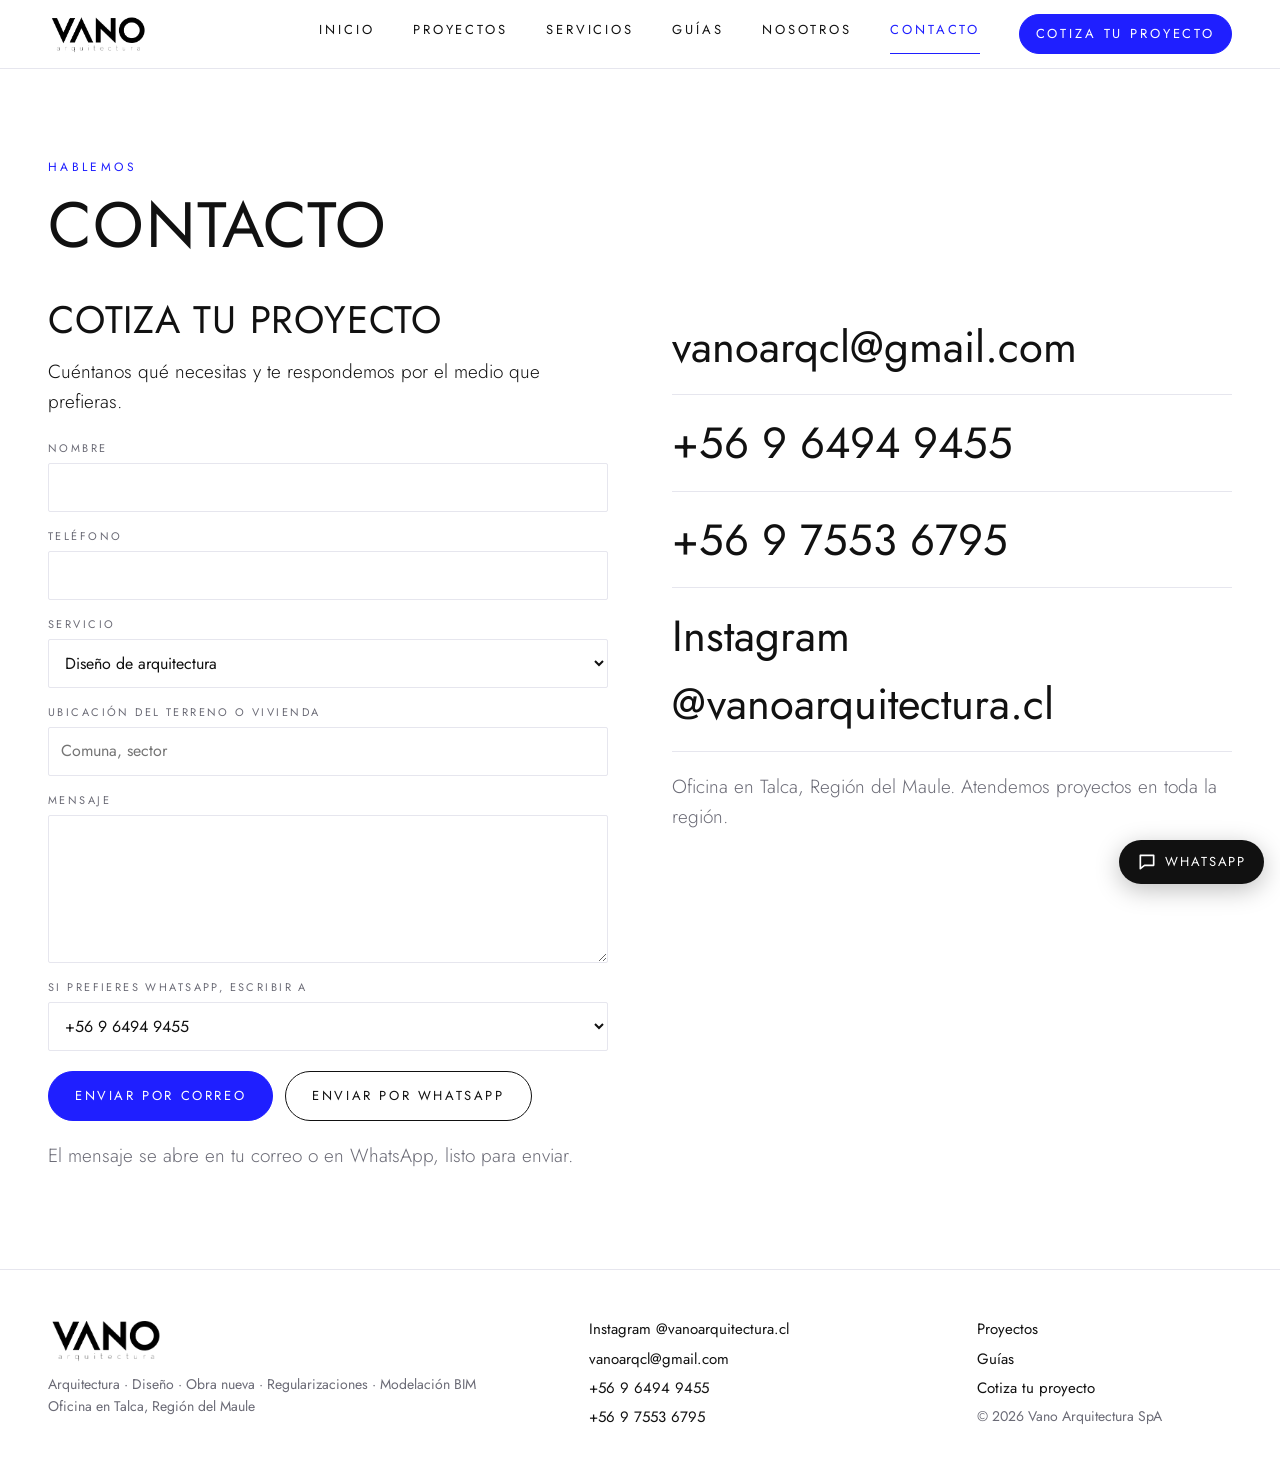
<file: contacto.html>
<!doctype html>
<html lang="es">
<head>
<meta charset="utf-8">
<meta name="viewport" content="width=device-width,initial-scale=1">
<title>Contacto y cotización — Vano Arquitectura</title>
<meta name="description" content="Cotiza tu proyecto de arquitectura, permiso o regularización con Vano Arquitectura en Talca.">
<meta property="og:type" content="website">
<meta property="og:title" content="Contacto y cotización — Vano Arquitectura">
<meta property="og:description" content="Cotiza tu proyecto de arquitectura, permiso o regularización con Vano Arquitectura en Talca.">
<meta property="og:image" content="https://vanoarqcl-arq.github.io/vano-arquitectura/img/casa-haras/01.jpg">
<meta property="og:url" content="https://vanoarqcl-arq.github.io/vano-arquitectura/contacto.html">
<link rel="canonical" href="https://vanoarqcl-arq.github.io/vano-arquitectura/contacto.html">
<meta name="theme-color" content="#1f1fff">
<link rel="icon" href="img/marca/logo.png">
<link rel="preconnect" href="https://fonts.googleapis.com"><link rel="preconnect" href="https://fonts.gstatic.com" crossorigin>
<link href="https://fonts.googleapis.com/css2?family=Jost:wght@300;400;500&display=swap" rel="stylesheet">
<link rel="stylesheet" href="css/style.css?v=20260930c">
</head>
<body data-page="contacto">
<header id="site-header"></header>
<main>
<div class="wrap"><div class="page-title"><p class="eyebrow">Hablemos</p><h1>Contacto</h1></div>
<div class="two"><div id="cotiza"><h2>Cotiza tu proyecto</h2><p class="intro" style="margin-bottom:24px">Cuéntanos qué necesitas y te respondemos por el medio que prefieras.</p>
 <form id="cotiza-form" class="form">
  <label>Nombre<input name="nombre" required autocomplete="name"></label>
  <label>Teléfono<input name="telefono" type="tel" autocomplete="tel"></label>
  <label>Servicio<select name="servicio"><option>Diseño de arquitectura</option><option>Permiso de edificación</option><option>Regularización (Ley del Mono)</option><option>Modelación BIM</option><option>Renderizado</option><option>Dron o impresión 3D</option><option>Otro</option></select></label>
  <label>Ubicación del terreno o vivienda<input name="lugar" placeholder="Comuna, sector"></label>
  <label>Mensaje<textarea name="mensaje" rows="5" required></textarea></label>
  <label>Si prefieres WhatsApp, escribir a<select id="wanum"></select></label>
  <div class="botones"><button type="button" class="btn" id="enviar-mail">Enviar por correo</button><button type="button" class="btn ghost" id="enviar-wa">Enviar por WhatsApp</button></div>
  <p class="note">El mensaje se abre en tu correo o en WhatsApp, listo para enviar.</p>
 </form></div>
<div><div class="big-links" id="contacto-datos"></div><p class="note" style="margin-top:20px">Oficina en Talca, Región del Maule. Atendemos proyectos en toda la región.</p></div></div></div>
<div style="height:80px"></div>
</main>
<footer id="site-footer"></footer>
<script src="js/data.js?v=20260930b"></script>
<script src="js/app.js?v=20260930c"></script>
</body>
</html>
</file>
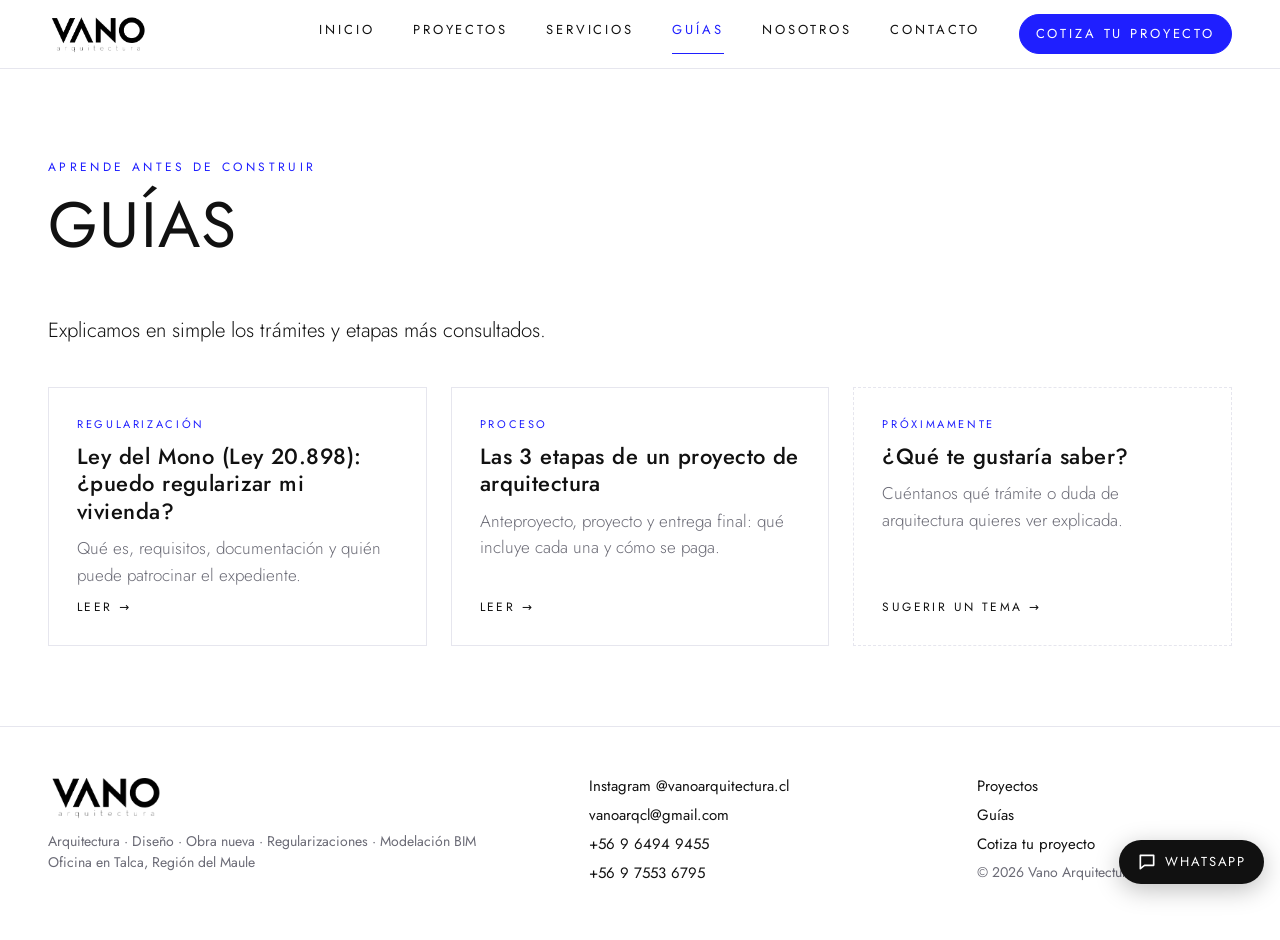
<file: guias.html>
<!doctype html>
<html lang="es">
<head>
<meta charset="utf-8">
<meta name="viewport" content="width=device-width,initial-scale=1">
<title>Guías — Vano Arquitectura</title>
<meta name="description" content="Guías claras sobre permisos, regularizaciones y etapas de un proyecto de arquitectura.">
<meta property="og:type" content="website">
<meta property="og:title" content="Guías — Vano Arquitectura">
<meta property="og:description" content="Guías claras sobre permisos, regularizaciones y etapas de un proyecto de arquitectura.">
<meta property="og:image" content="https://vanoarqcl-arq.github.io/vano-arquitectura/img/casa-haras/01.jpg">
<meta property="og:url" content="https://vanoarqcl-arq.github.io/vano-arquitectura/guias.html">
<link rel="canonical" href="https://vanoarqcl-arq.github.io/vano-arquitectura/guias.html">
<meta name="theme-color" content="#1f1fff">
<link rel="icon" href="img/marca/logo.png">
<link rel="preconnect" href="https://fonts.googleapis.com"><link rel="preconnect" href="https://fonts.gstatic.com" crossorigin>
<link href="https://fonts.googleapis.com/css2?family=Jost:wght@300;400;500&display=swap" rel="stylesheet">
<link rel="stylesheet" href="css/style.css?v=20260930c">
</head>
<body data-page="guias">
<header id="site-header"></header>
<main>
<div class="wrap"><div class="page-title"><p class="eyebrow">Aprende antes de construir</p><h1>Guías</h1></div>
<p class="intro" style="margin-bottom:40px">Explicamos en simple los trámites y etapas más consultados.</p>
<div class="guias" id="guias-lista"></div></div>
<div style="height:80px"></div>
</main>
<footer id="site-footer"></footer>
<script src="js/data.js?v=20260930b"></script>
<script src="js/app.js?v=20260930c"></script>
</body>
</html>
</file>
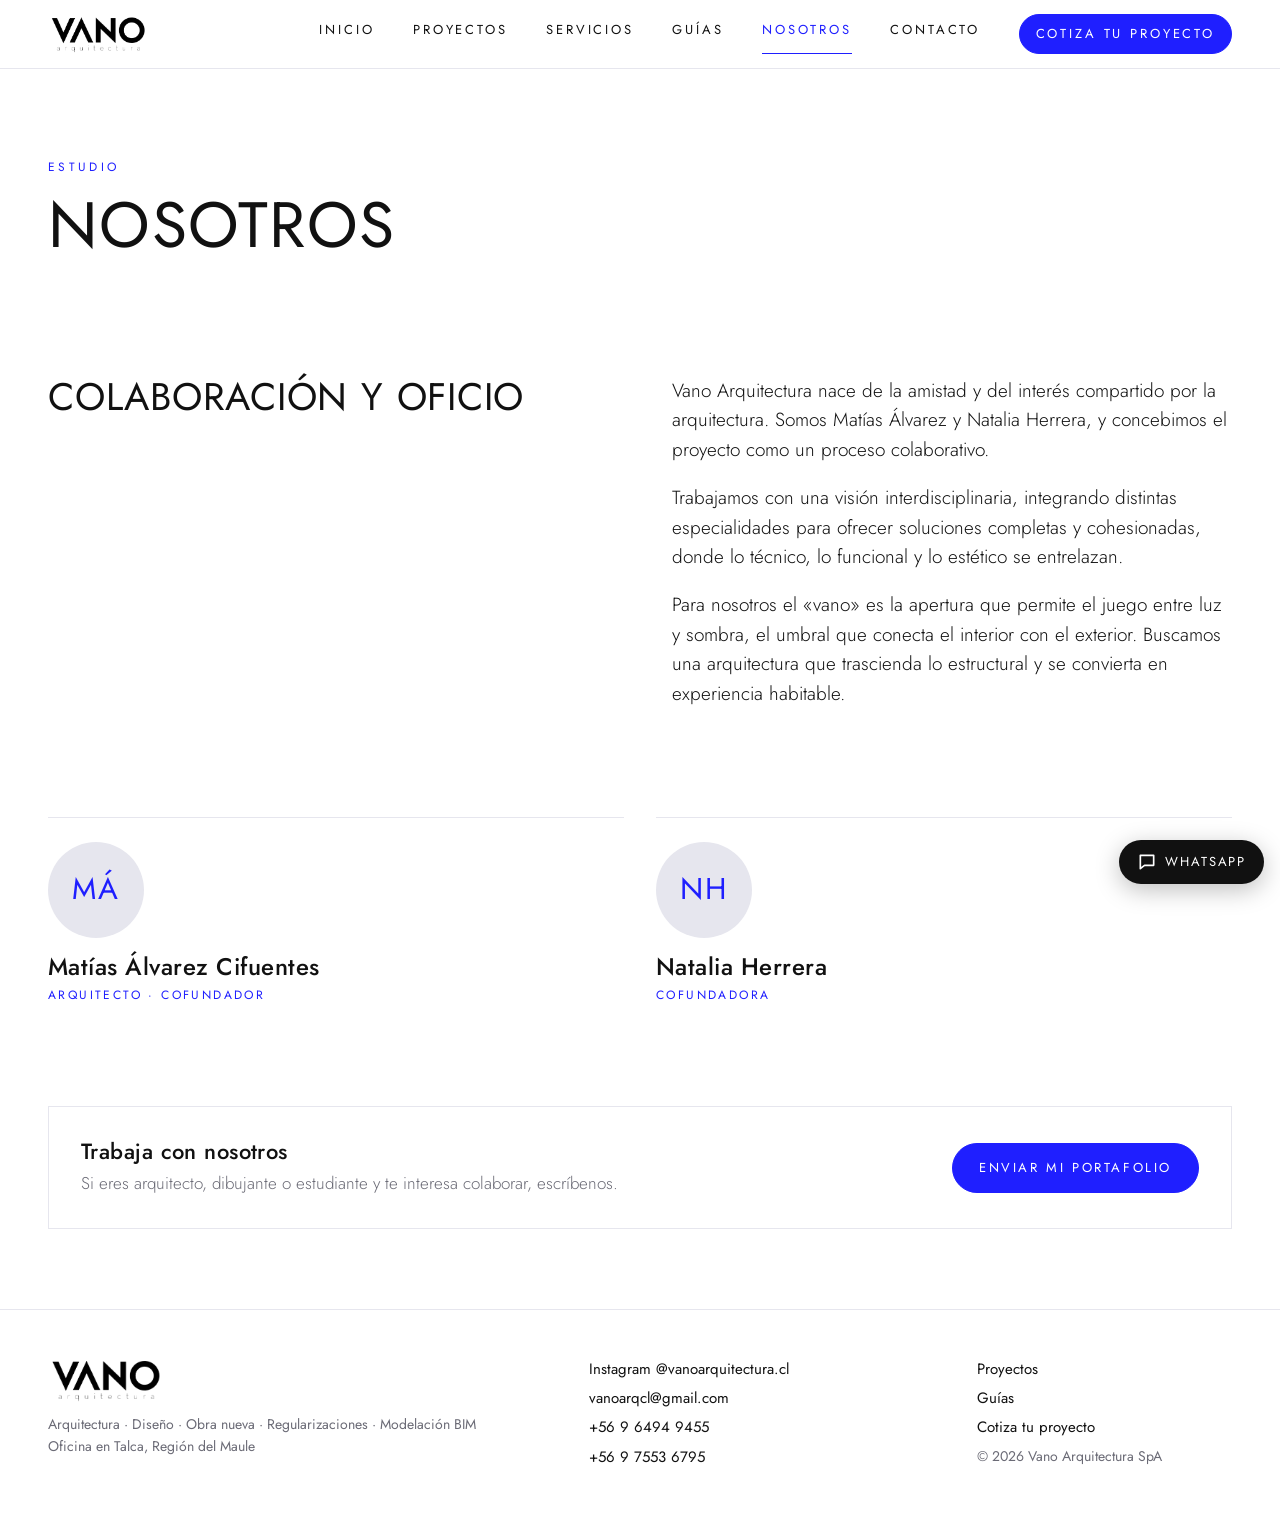
<file: nosotros.html>
<!doctype html>
<html lang="es">
<head>
<meta charset="utf-8">
<meta name="viewport" content="width=device-width,initial-scale=1">
<title>Nosotros — Vano Arquitectura</title>
<meta name="description" content="Somos Matías Álvarez y Natalia Herrera. Un estudio de arquitectura colaborativo en Talca.">
<meta property="og:type" content="website">
<meta property="og:title" content="Nosotros — Vano Arquitectura">
<meta property="og:description" content="Somos Matías Álvarez y Natalia Herrera. Un estudio de arquitectura colaborativo en Talca.">
<meta property="og:image" content="https://vanoarqcl-arq.github.io/vano-arquitectura/img/casa-haras/01.jpg">
<meta property="og:url" content="https://vanoarqcl-arq.github.io/vano-arquitectura/nosotros.html">
<link rel="canonical" href="https://vanoarqcl-arq.github.io/vano-arquitectura/nosotros.html">
<meta name="theme-color" content="#1f1fff">
<link rel="icon" href="img/marca/logo.png">
<link rel="preconnect" href="https://fonts.googleapis.com"><link rel="preconnect" href="https://fonts.gstatic.com" crossorigin>
<link href="https://fonts.googleapis.com/css2?family=Jost:wght@300;400;500&display=swap" rel="stylesheet">
<link rel="stylesheet" href="css/style.css?v=20260930c">
</head>
<body data-page="nosotros">
<header id="site-header"></header>
<main>
<div class="wrap"><div class="page-title"><p class="eyebrow">Estudio</p><h1>Nosotros</h1></div></div>
<div class="wrap" style="padding-top:clamp(40px,6vw,80px)">
<div class="two"><div><h2>Colaboración y oficio</h2></div>
<div><p>Vano Arquitectura nace de la amistad y del interés compartido por la arquitectura. Somos Matías Álvarez y Natalia Herrera, y concebimos el proyecto como un proceso colaborativo.</p>
<p>Trabajamos con una visión interdisciplinaria, integrando distintas especialidades para ofrecer soluciones completas y cohesionadas, donde lo técnico, lo funcional y lo estético se entrelazan.</p>
<p>Para nosotros el «vano» es la apertura que permite el juego entre luz y sombra, el umbral que conecta el interior con el exterior. Buscamos una arquitectura que trascienda lo estructural y se convierta en experiencia habitable.</p></div></div>
<div class="equipo" id="equipo"></div>
<div class="trabaja"><div><h3>Trabaja con nosotros</h3><p>Si eres arquitecto, dibujante o estudiante y te interesa colaborar, escríbenos.</p></div><a class="btn" href="mailto:vanoarqcl@gmail.com?subject=Trabaja%20con%20nosotros">Enviar mi portafolio</a></div>
</div>
<div style="height:80px"></div>
</main>
<footer id="site-footer"></footer>
<script src="js/data.js?v=20260930b"></script>
<script src="js/app.js?v=20260930c"></script>
</body>
</html>
</file>
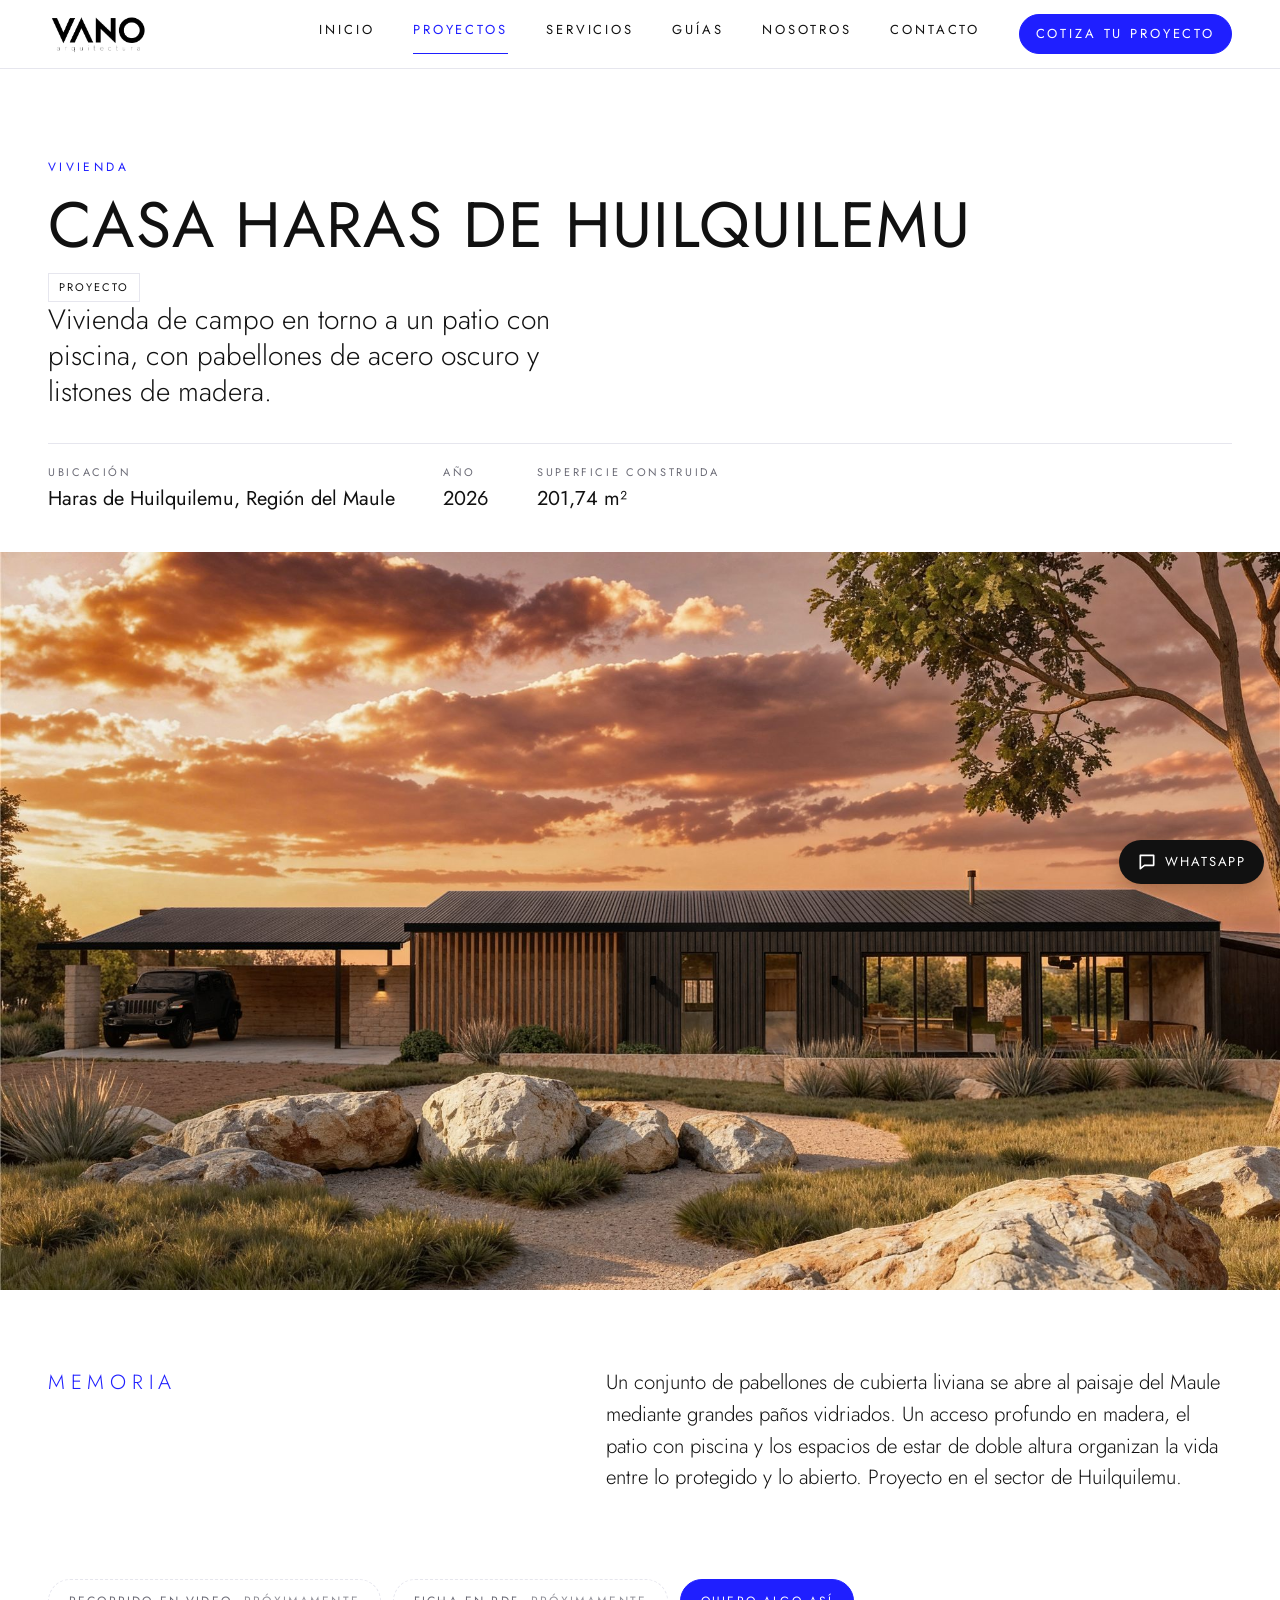
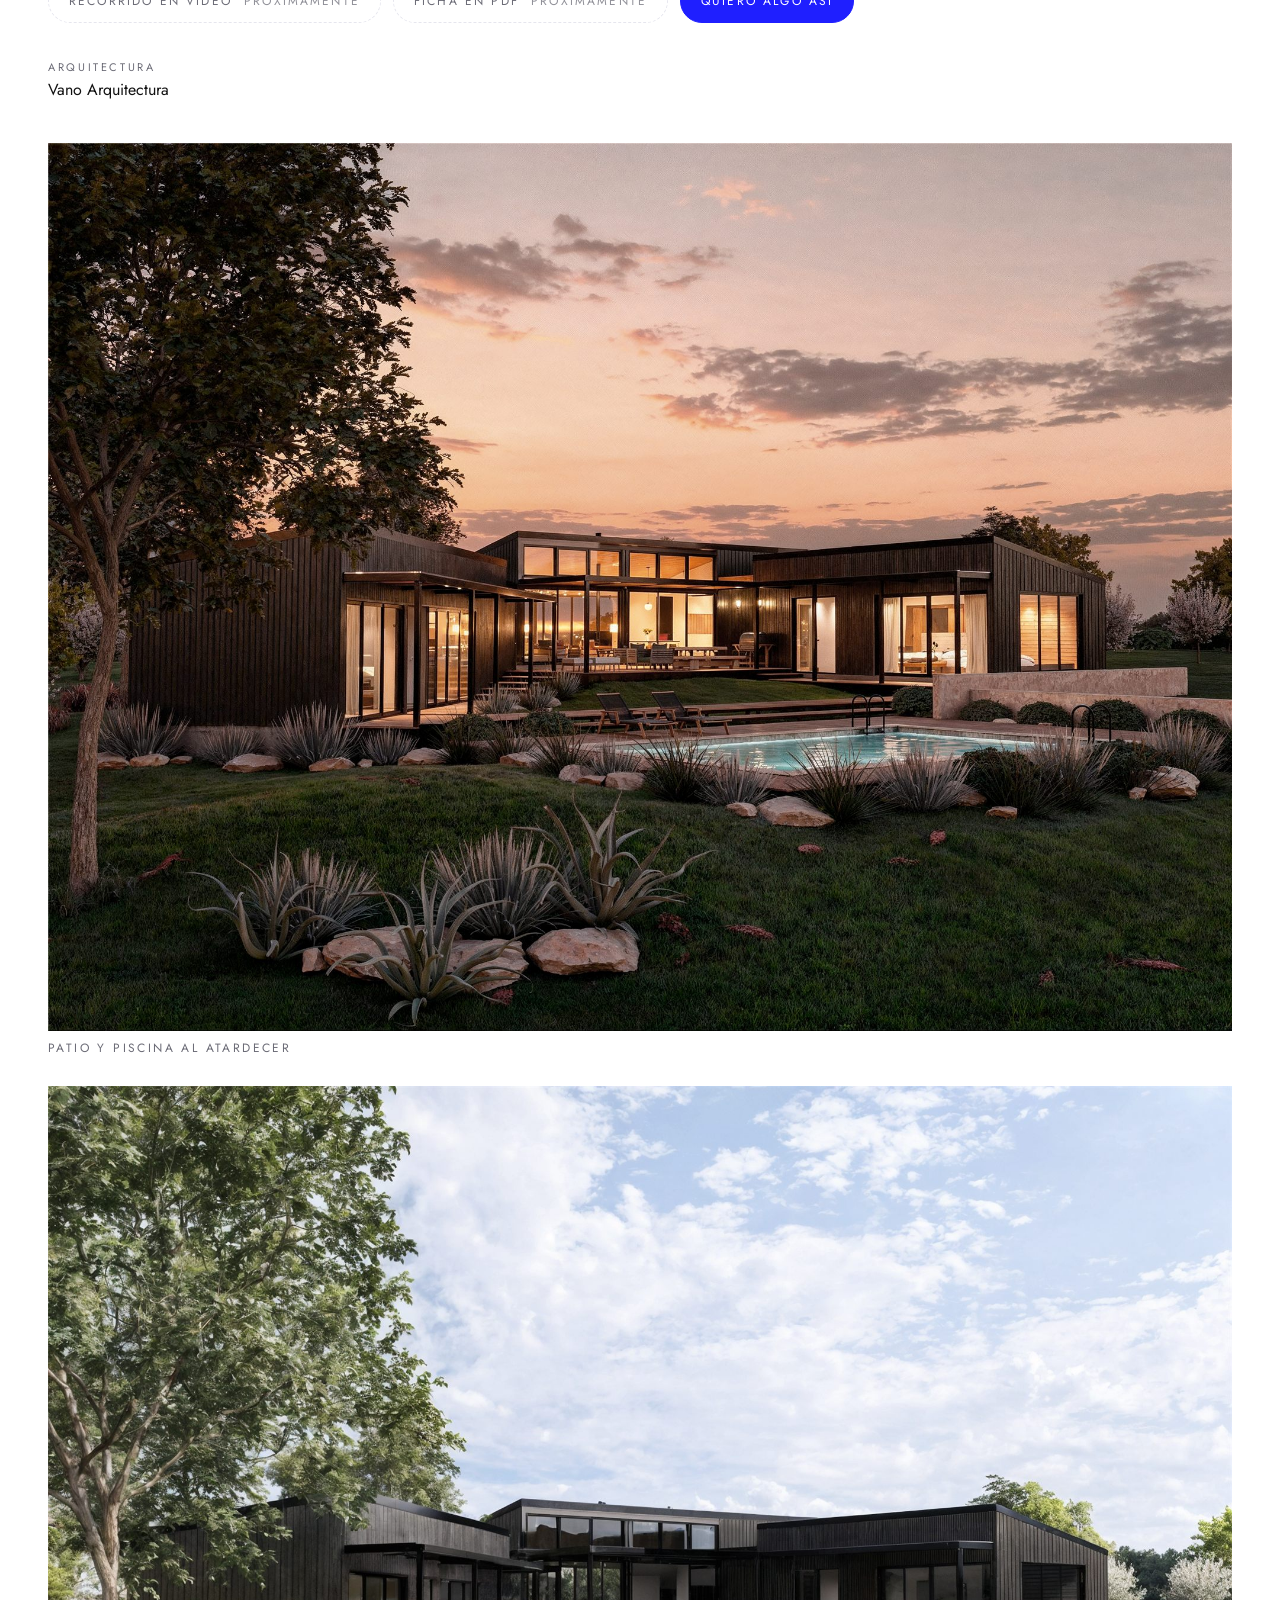
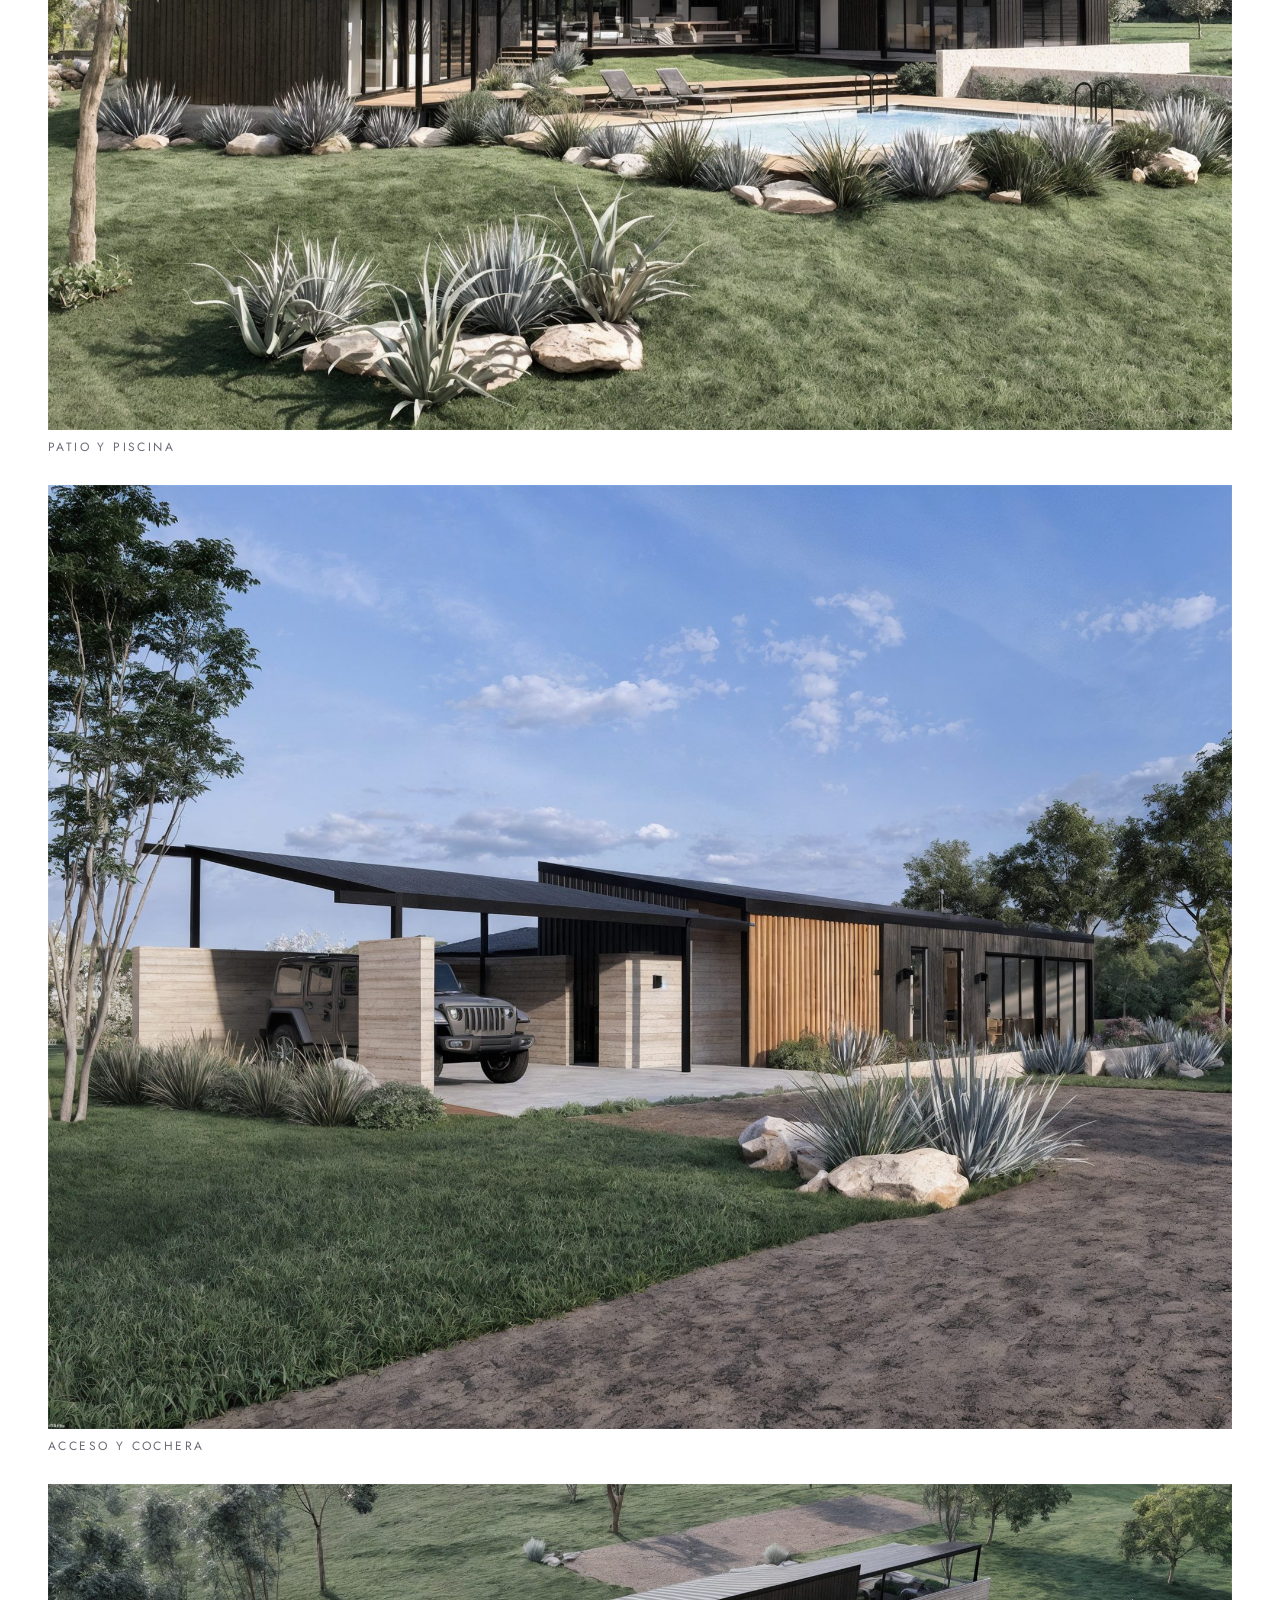
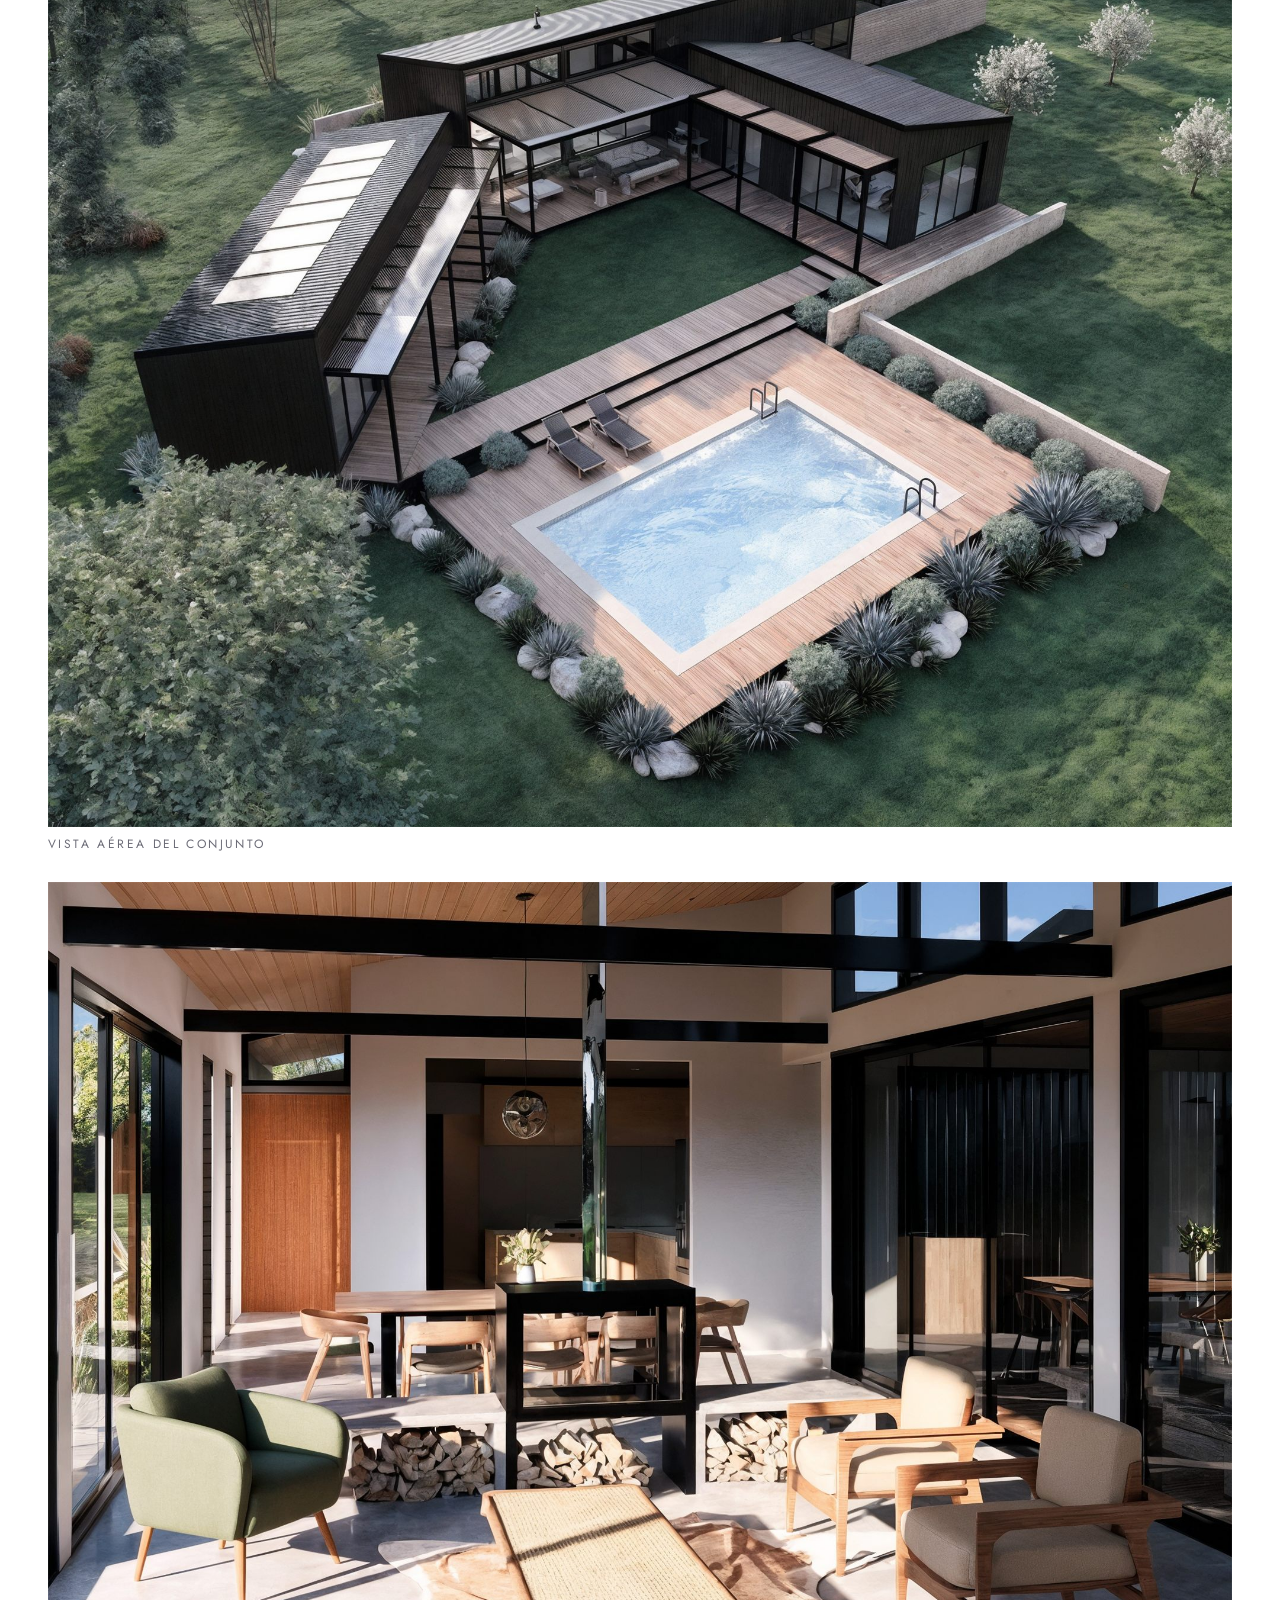
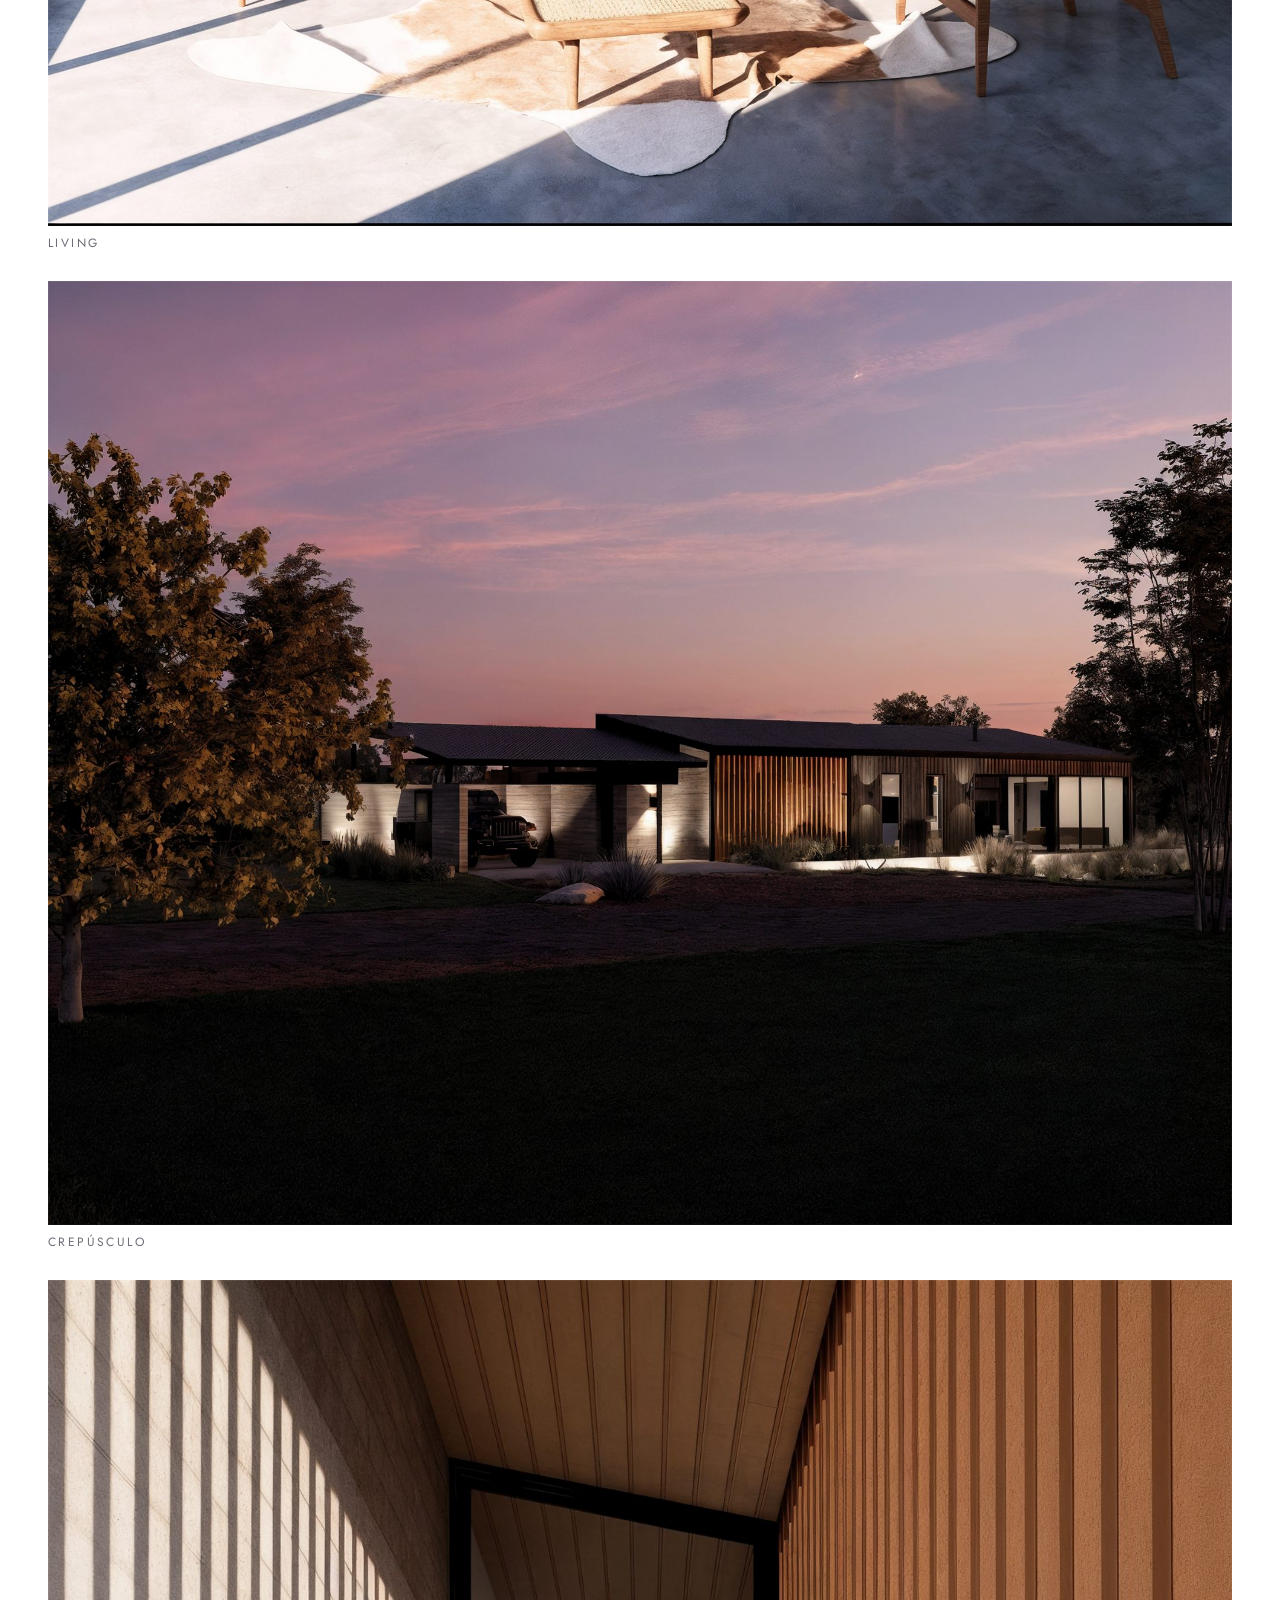
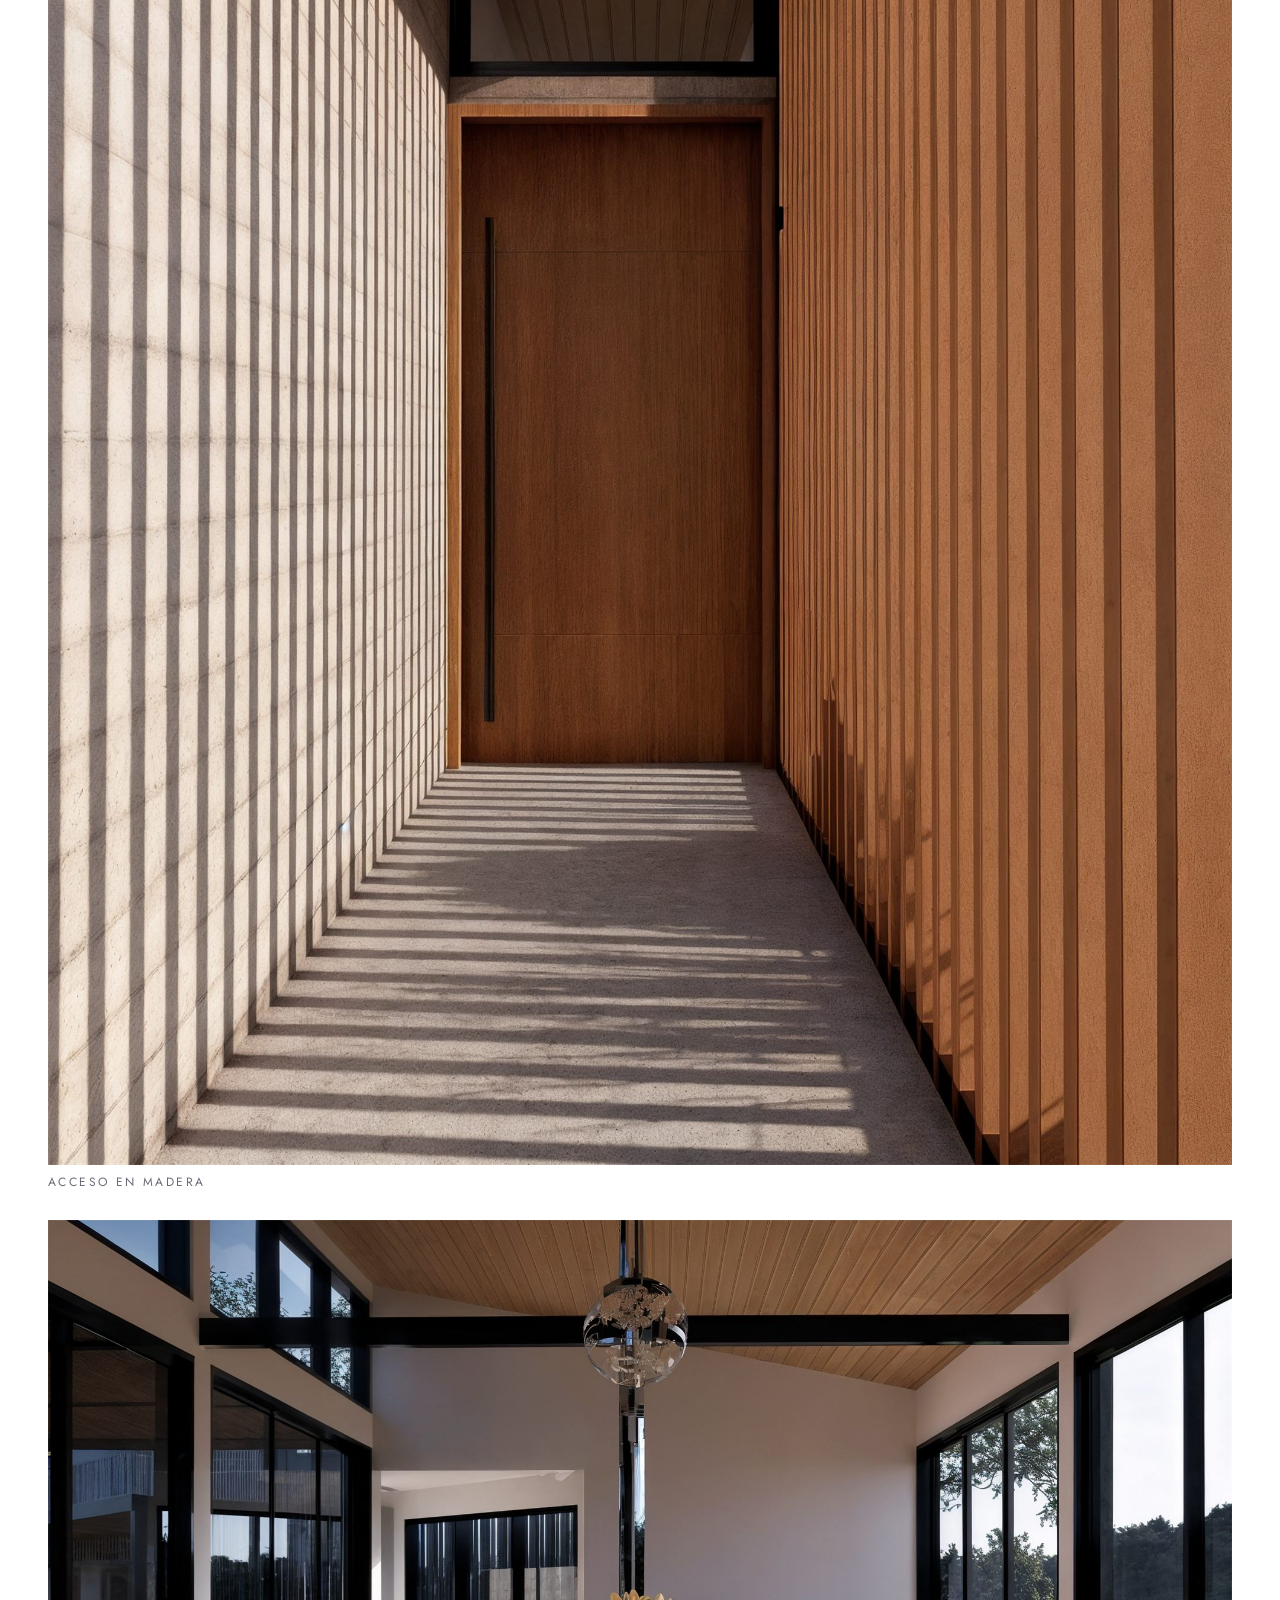
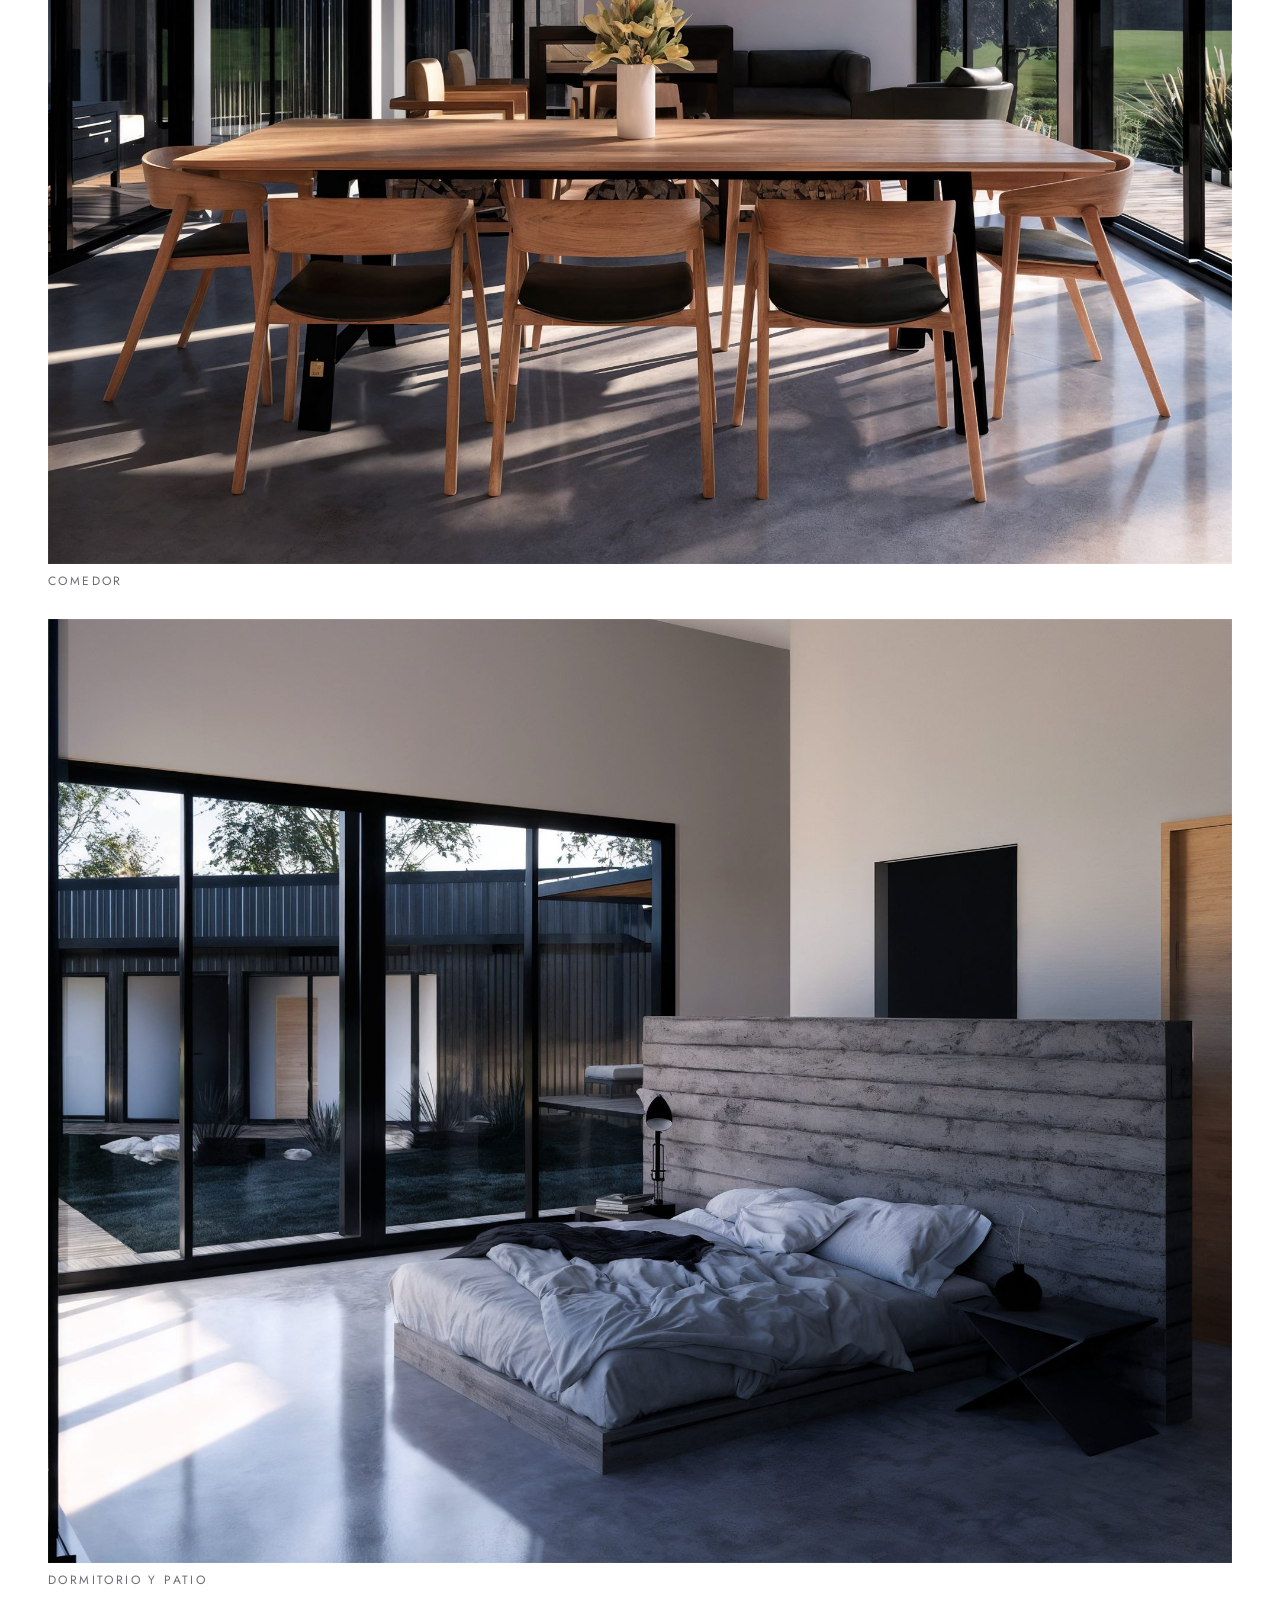
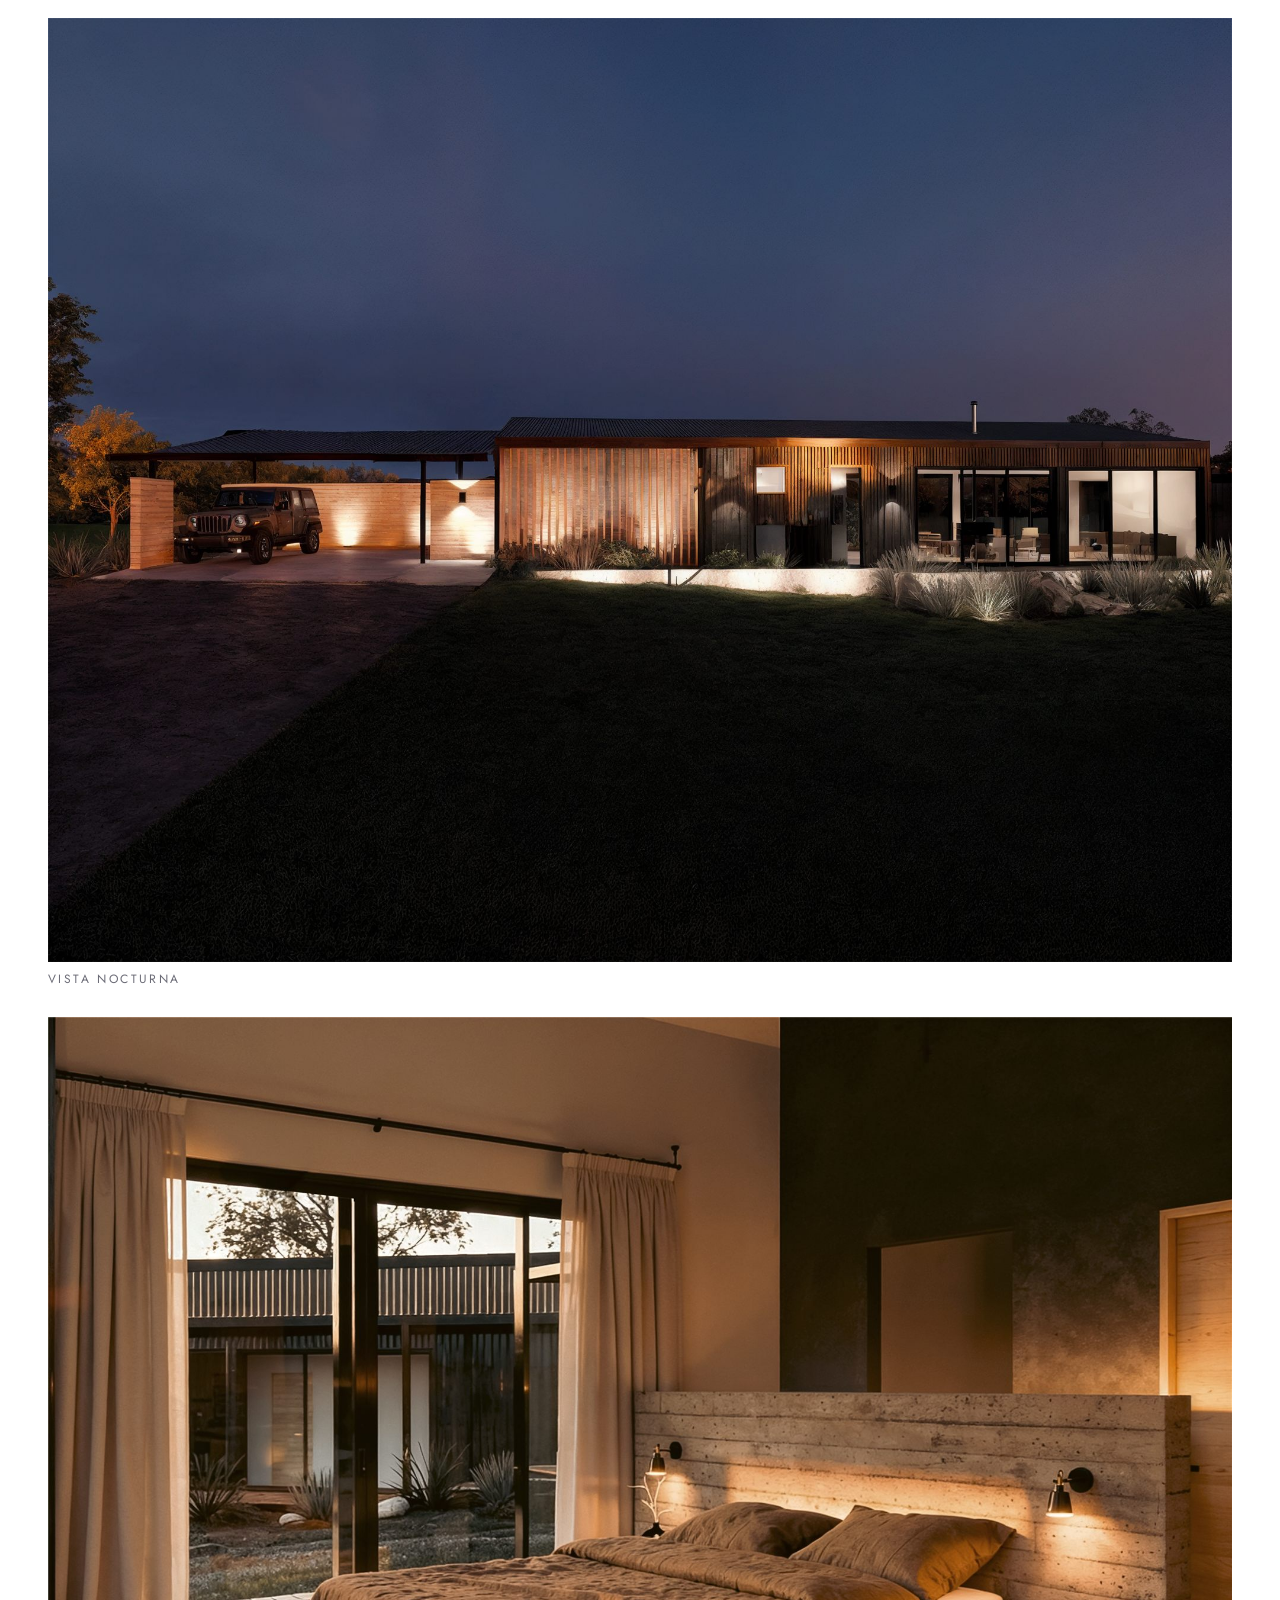
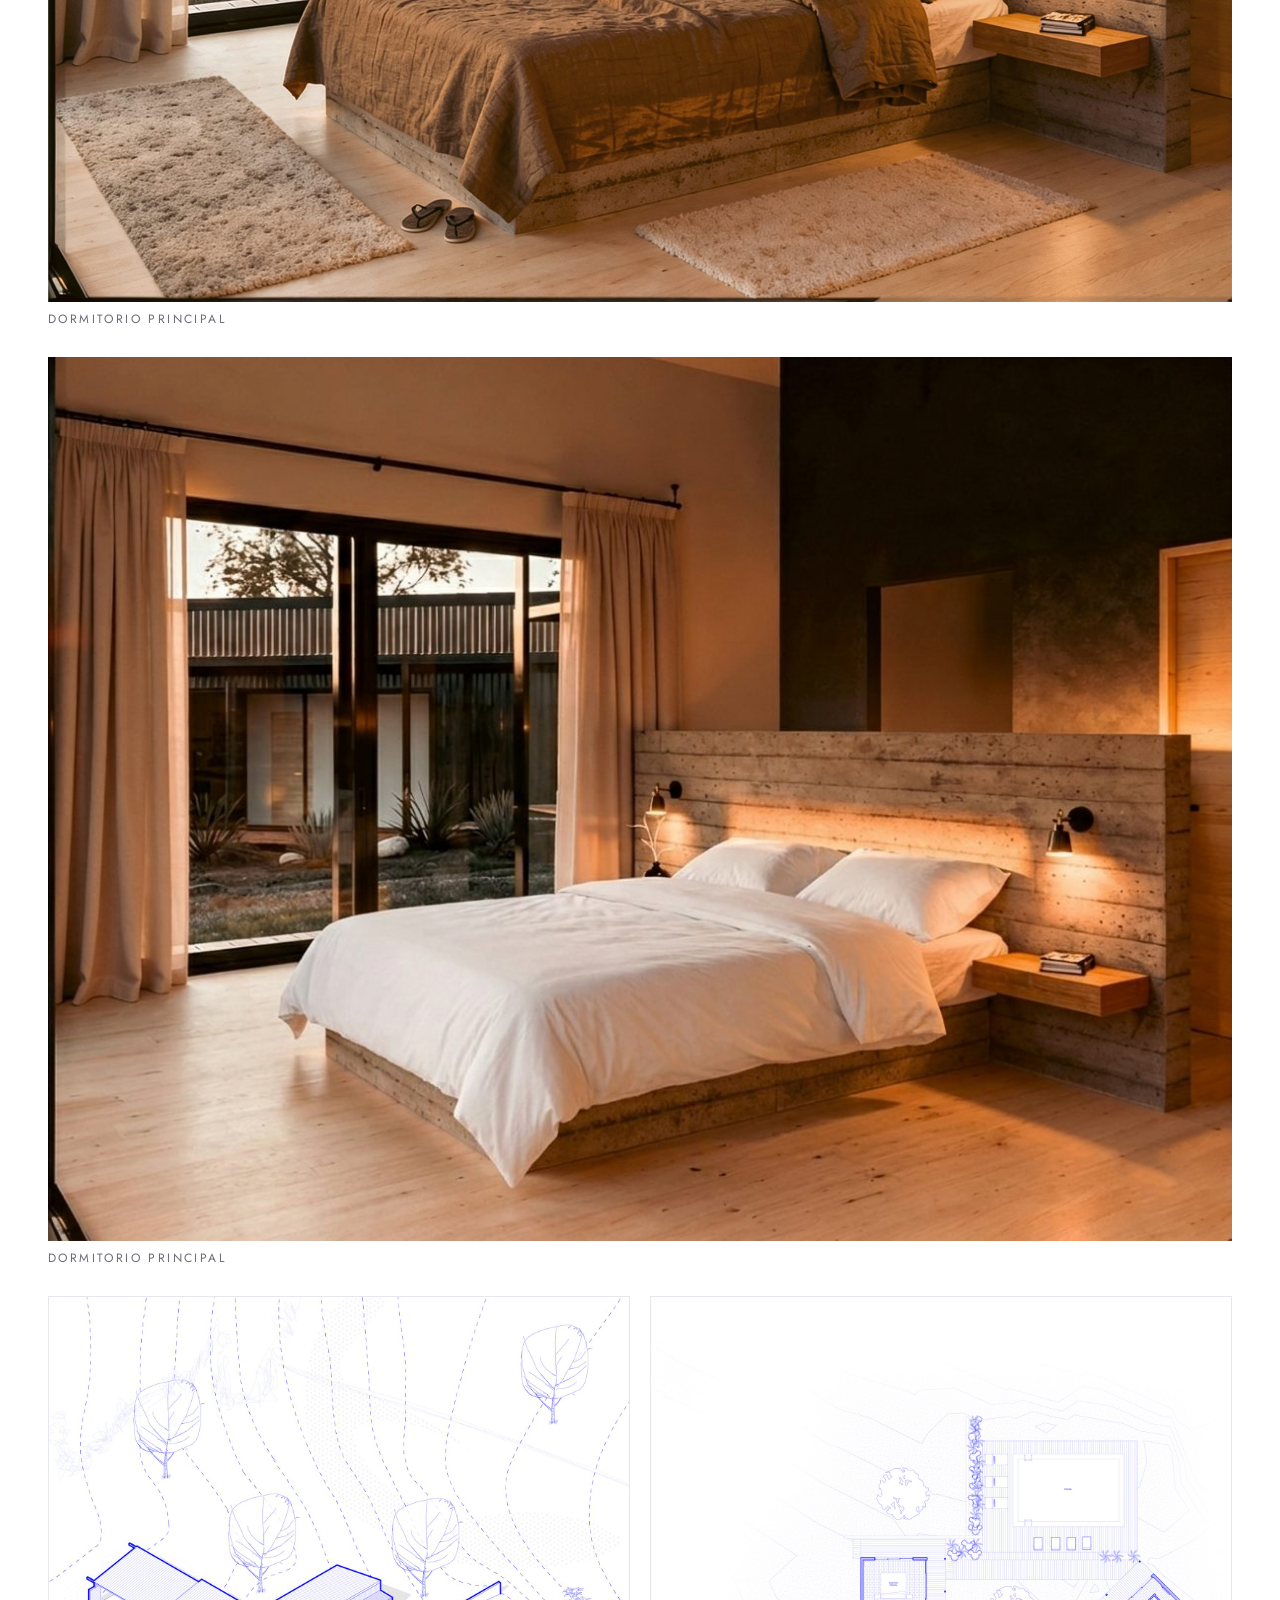
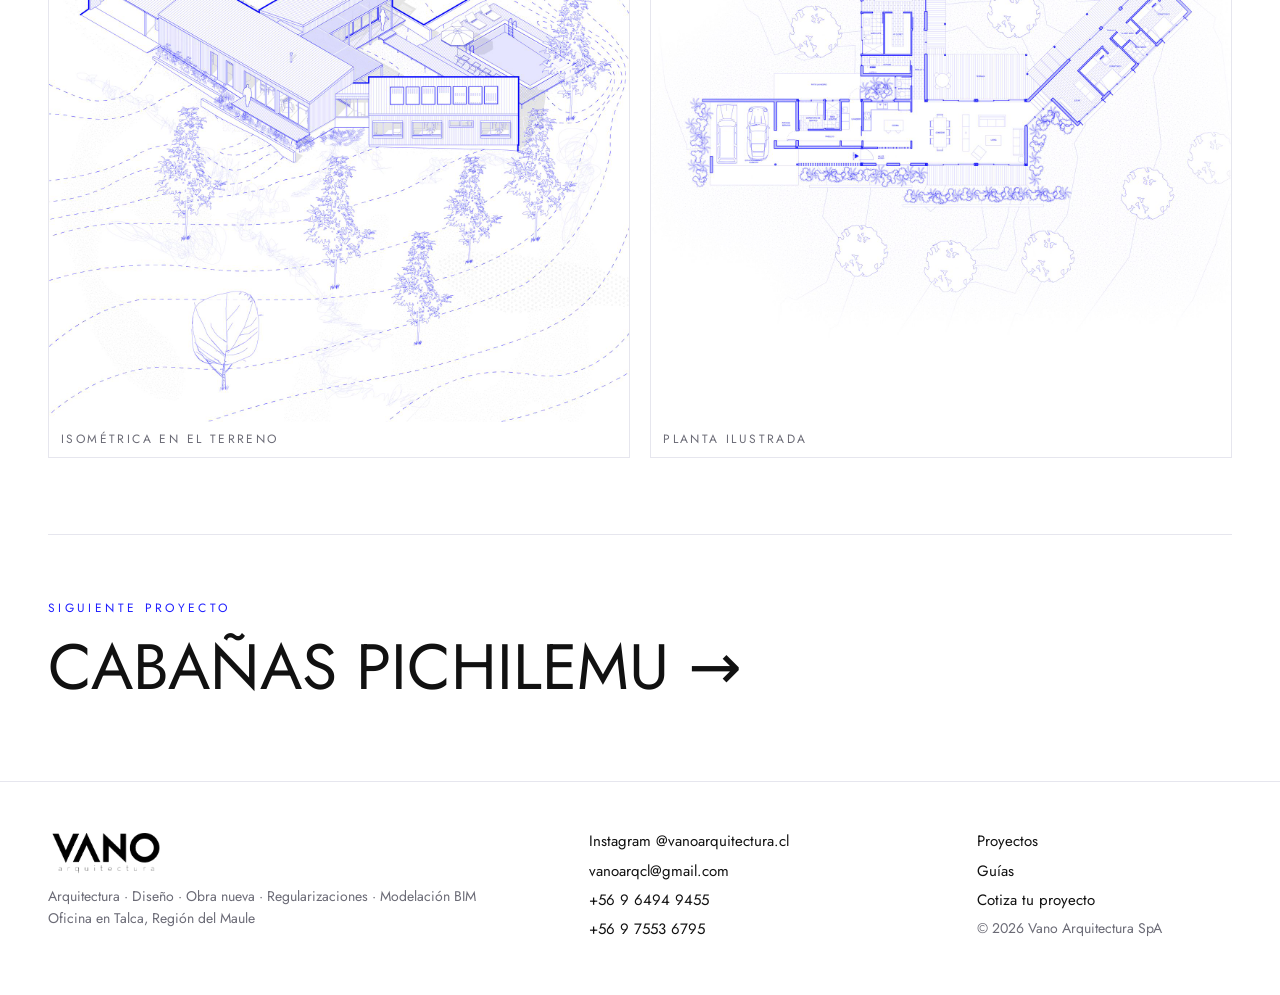
<file: proyecto.html>
<!doctype html>
<html lang="es">
<head>
<meta charset="utf-8">
<meta name="viewport" content="width=device-width,initial-scale=1">
<title>Proyecto — Vano Arquitectura</title>
<meta name="description" content="Ficha de proyecto de Vano Arquitectura.">
<meta property="og:type" content="website">
<meta property="og:title" content="Proyecto — Vano Arquitectura">
<meta property="og:description" content="Ficha de proyecto de Vano Arquitectura.">
<meta property="og:image" content="https://vanoarqcl-arq.github.io/vano-arquitectura/img/casa-haras/01.jpg">
<meta property="og:url" content="https://vanoarqcl-arq.github.io/vano-arquitectura/proyecto.html">
<link rel="canonical" href="https://vanoarqcl-arq.github.io/vano-arquitectura/proyecto.html">
<meta name="theme-color" content="#1f1fff">
<link rel="icon" href="img/marca/logo.png">
<link rel="preconnect" href="https://fonts.googleapis.com"><link rel="preconnect" href="https://fonts.gstatic.com" crossorigin>
<link href="https://fonts.googleapis.com/css2?family=Jost:wght@300;400;500&display=swap" rel="stylesheet">
<link rel="stylesheet" href="css/style.css?v=20260930c">
</head>
<body data-page="proyecto">
<header id="site-header"></header>
<main>
<div class="wrap"><div class="page-title" id="p-cabecera"></div></div>
<div class="p-hero" id="p-hero"></div>
<div class="wrap"><div class="p-body"><p class="eyebrow">Memoria</p><div><p id="p-texto"></p><p class="note" id="p-conc" hidden>Las imágenes de este proyecto son conceptuales, de estudio.</p></div></div>
<div class="botones" id="p-botones"></div>
<div id="p-creditos"></div>
<div class="gal" id="p-galeria"></div>
<section id="obra" hidden style="padding:48px 0 0"><h2 class="h-sec" style="font-size:clamp(22px,2.4vw,32px)">Obra construida</h2><div class="gal" id="obra-galeria" style="margin-top:24px"></div></section>
<div class="next" id="p-next"></div></div>
</main>
<footer id="site-footer"></footer>
<script src="js/data.js?v=20260930b"></script>
<script src="js/app.js?v=20260930c"></script>
</body>
</html>
</file>
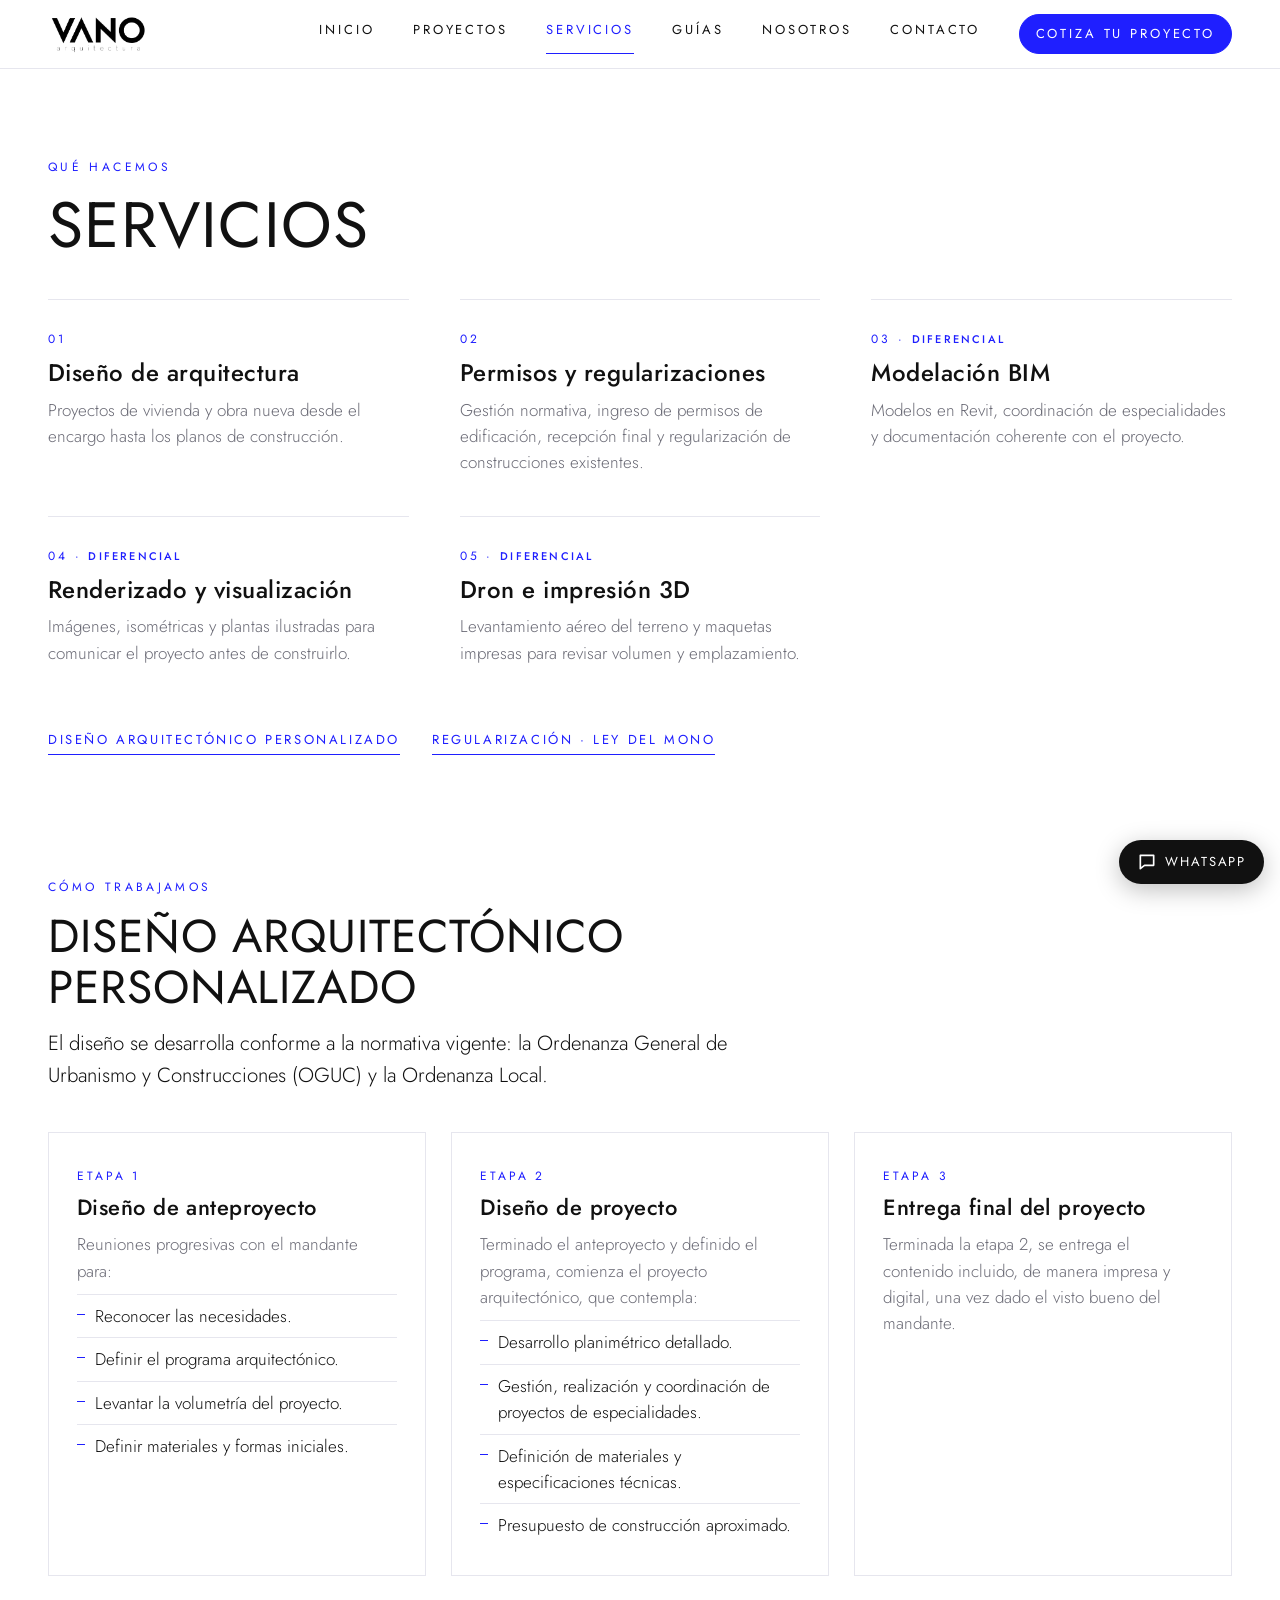
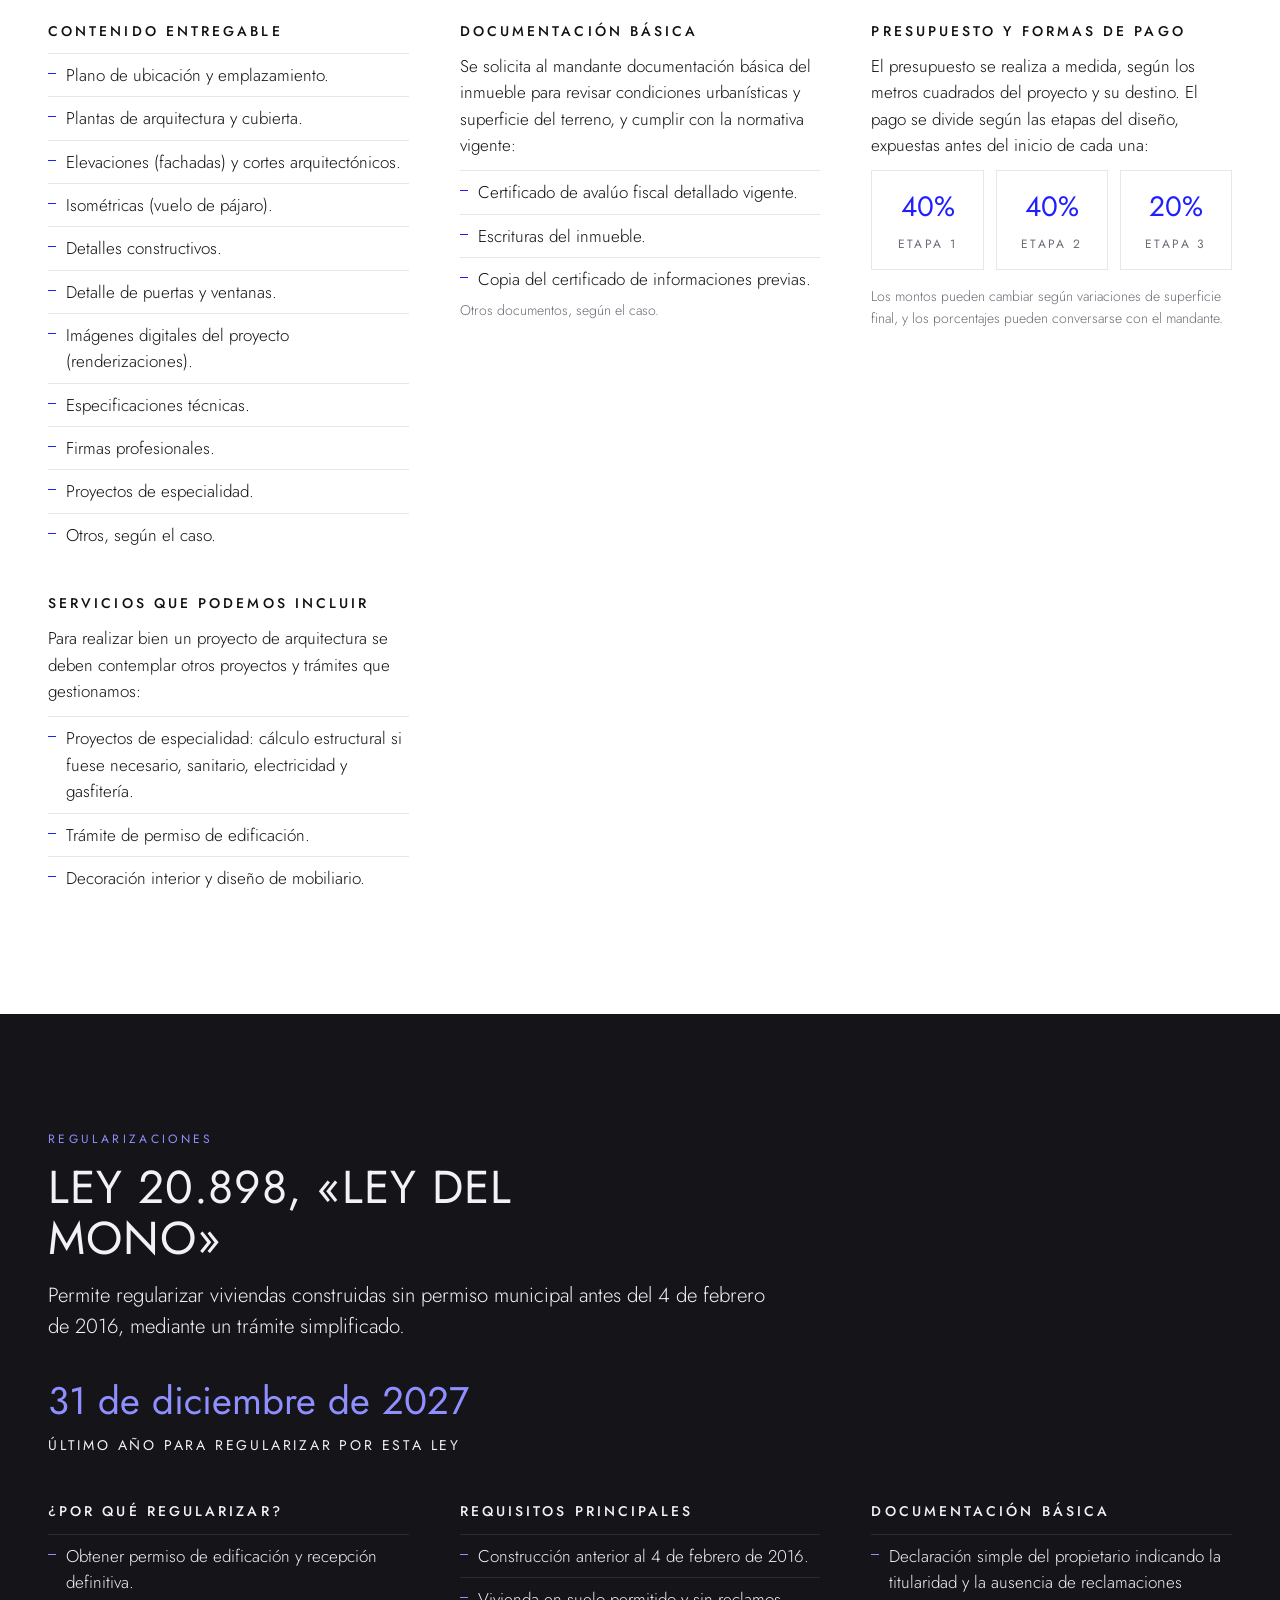
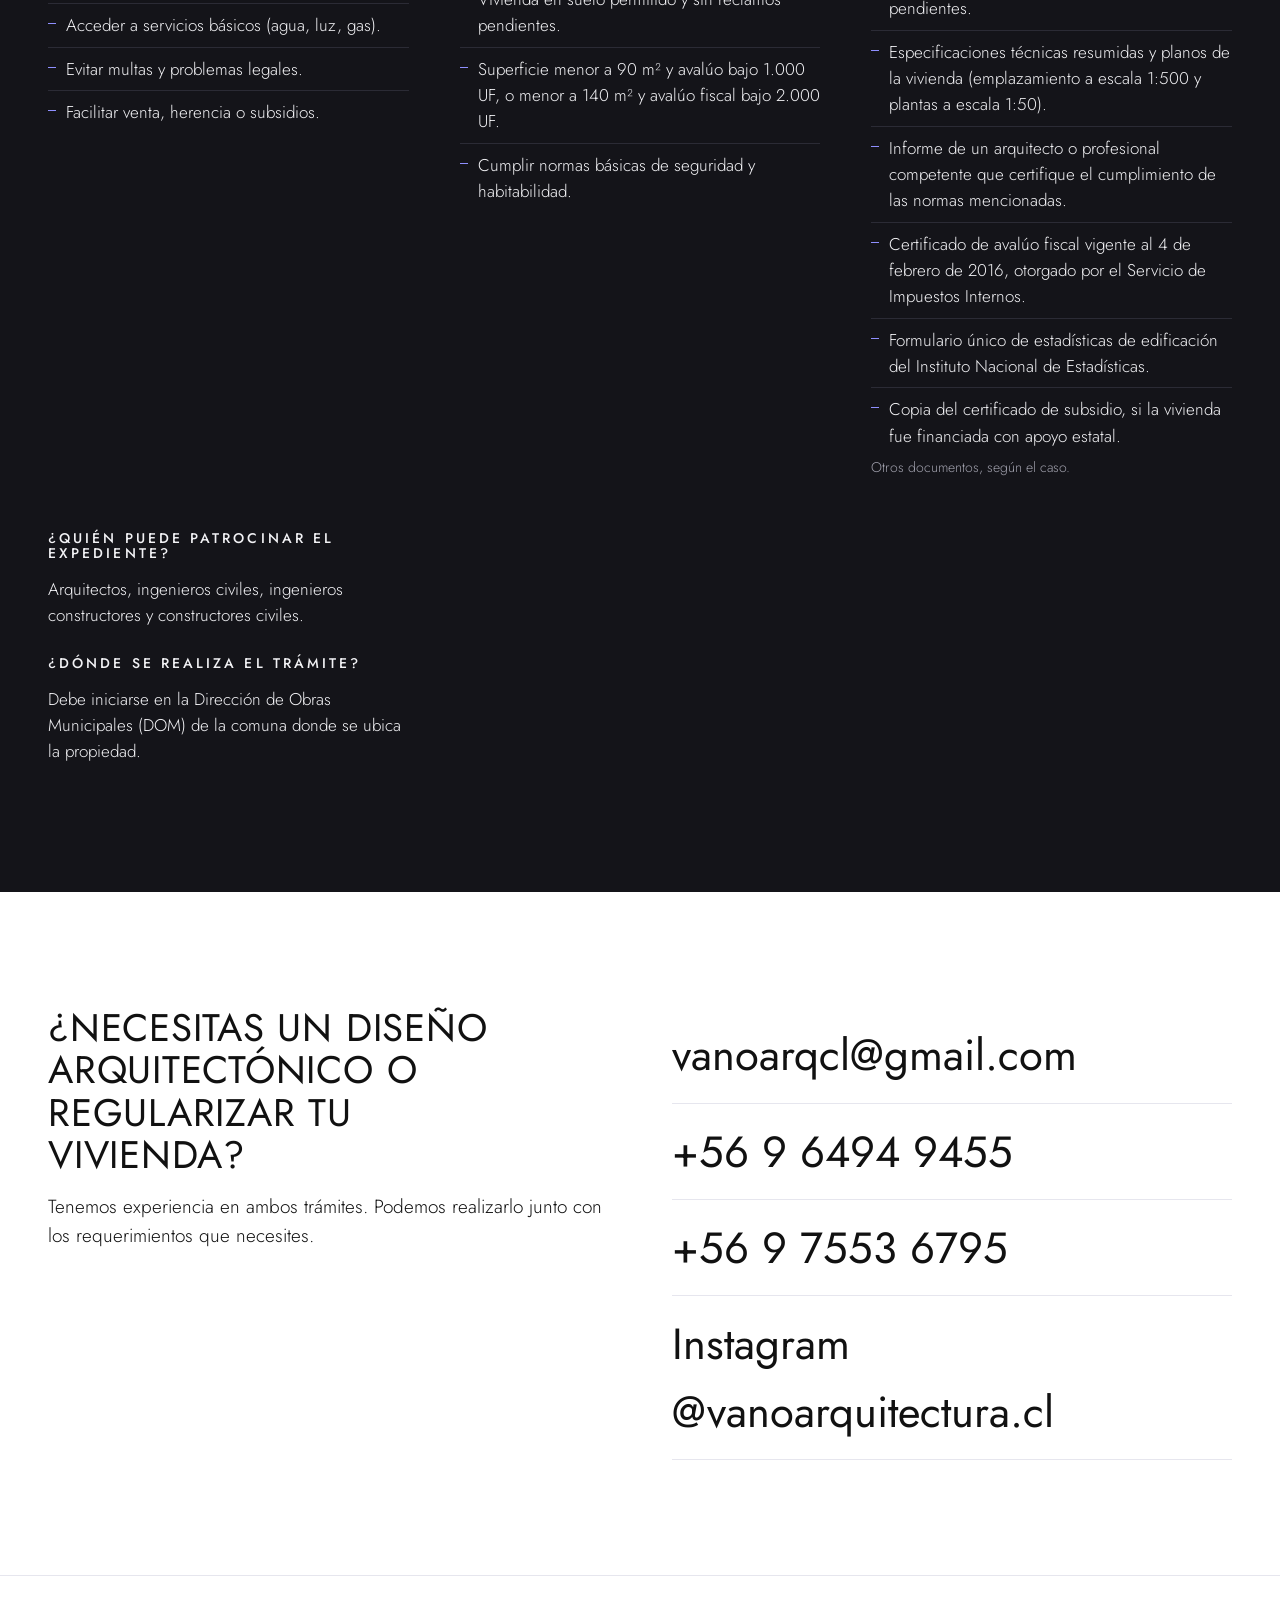
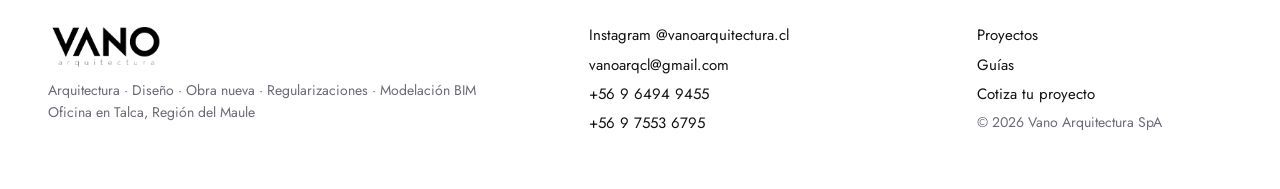
<file: servicios.html>
<!doctype html>
<html lang="es">
<head>
<meta charset="utf-8">
<meta name="viewport" content="width=device-width,initial-scale=1">
<title>Servicios — Vano Arquitectura</title>
<meta name="description" content="Vano Arquitectura: diseño, obra nueva, regularizaciones y modelación BIM.">
<link rel="icon" href="img/marca/logo.png">
<link rel="preconnect" href="https://fonts.googleapis.com"><link rel="preconnect" href="https://fonts.gstatic.com" crossorigin>
<link href="https://fonts.googleapis.com/css2?family=Jost:wght@300;400;500&display=swap" rel="stylesheet">
<link rel="stylesheet" href="css/style.css?v=20260930c">
</head>
<body data-page="servicios">
<header id="site-header"></header>
<main>
<div class="wrap"><div class="page-title"><p class="eyebrow">Qué hacemos</p><h1>Servicios</h1></div>
<div class="svc" id="servicios-det"></div>
<p class="anchors"><a href="#diseno">Diseño arquitectónico personalizado</a><a href="#ley-del-mono">Regularización · Ley del Mono</a></p></div>

<section id="diseno"><div class="wrap">
 <p class="eyebrow">Cómo trabajamos</p>
 <h2 class="h-sec">Diseño arquitectónico personalizado</h2>
 <p class="intro">El diseño se desarrolla conforme a la normativa vigente: la Ordenanza General de Urbanismo y Construcciones (OGUC) y la Ordenanza Local.</p>
 <div class="steps">
  <article><span class="n">Etapa 1</span><h3>Diseño de anteproyecto</h3><p>Reuniones progresivas con el mandante para:</p>
   <ul><li>Reconocer las necesidades.</li><li>Definir el programa arquitectónico.</li><li>Levantar la volumetría del proyecto.</li><li>Definir materiales y formas iniciales.</li></ul></article>
  <article><span class="n">Etapa 2</span><h3>Diseño de proyecto</h3><p>Terminado el anteproyecto y definido el programa, comienza el proyecto arquitectónico, que contempla:</p>
   <ul><li>Desarrollo planimétrico detallado.</li><li>Gestión, realización y coordinación de proyectos de especialidades.</li><li>Definición de materiales y especificaciones técnicas.</li><li>Presupuesto de construcción aproximado.</li></ul></article>
  <article><span class="n">Etapa 3</span><h3>Entrega final del proyecto</h3><p>Terminada la etapa 2, se entrega el contenido incluido, de manera impresa y digital, una vez dado el visto bueno del mandante.</p></article>
 </div>
 <div class="cols">
  <div><h3>Contenido entregable</h3><ul class="plain">
   <li>Plano de ubicación y emplazamiento.</li><li>Plantas de arquitectura y cubierta.</li><li>Elevaciones (fachadas) y cortes arquitectónicos.</li><li>Isométricas (vuelo de pájaro).</li><li>Detalles constructivos.</li><li>Detalle de puertas y ventanas.</li><li>Imágenes digitales del proyecto (renderizaciones).</li><li>Especificaciones técnicas.</li><li>Firmas profesionales.</li><li>Proyectos de especialidad.</li><li>Otros, según el caso.</li></ul></div>
  <div><h3>Documentación básica</h3><p>Se solicita al mandante documentación básica del inmueble para revisar condiciones urbanísticas y superficie del terreno, y cumplir con la normativa vigente:</p><ul class="plain">
   <li>Certificado de avalúo fiscal detallado vigente.</li><li>Escrituras del inmueble.</li><li>Copia del certificado de informaciones previas.</li></ul><p class="note">Otros documentos, según el caso.</p></div>
  <div><h3>Presupuesto y formas de pago</h3><p>El presupuesto se realiza a medida, según los metros cuadrados del proyecto y su destino. El pago se divide según las etapas del diseño, expuestas antes del inicio de cada una:</p>
   <div class="pay"><div><b>40%</b><span>Etapa 1</span></div><div><b>40%</b><span>Etapa 2</span></div><div><b>20%</b><span>Etapa 3</span></div></div>
   <p class="note">Los montos pueden cambiar según variaciones de superficie final, y los porcentajes pueden conversarse con el mandante.</p></div>
  <div><h3>Servicios que podemos incluir</h3><p>Para realizar bien un proyecto de arquitectura se deben contemplar otros proyectos y trámites que gestionamos:</p><ul class="plain">
   <li>Proyectos de especialidad: cálculo estructural si fuese necesario, sanitario, electricidad y gasfitería.</li><li>Trámite de permiso de edificación.</li><li>Decoración interior y diseño de mobiliario.</li></ul></div>
 </div>
</div></section>

<section id="ley-del-mono" class="dark"><div class="wrap">
 <p class="eyebrow">Regularizaciones</p>
 <h2 class="h-sec">Ley 20.898, «Ley del Mono»</h2>
 <p class="intro">Permite regularizar viviendas construidas sin permiso municipal antes del 4 de febrero de 2016, mediante un trámite simplificado.</p>
 <p class="deadline">31 de diciembre de 2027 <span>Último año para regularizar por esta ley</span></p>
 <div class="cols">
  <div><h3>¿Por qué regularizar?</h3><ul class="plain"><li>Obtener permiso de edificación y recepción definitiva.</li><li>Acceder a servicios básicos (agua, luz, gas).</li><li>Evitar multas y problemas legales.</li><li>Facilitar venta, herencia o subsidios.</li></ul></div>
  <div><h3>Requisitos principales</h3><ul class="plain"><li>Construcción anterior al 4 de febrero de 2016.</li><li>Vivienda en suelo permitido y sin reclamos pendientes.</li><li>Superficie menor a 90 m² y avalúo bajo 1.000 UF, o menor a 140 m² y avalúo fiscal bajo 2.000 UF.</li><li>Cumplir normas básicas de seguridad y habitabilidad.</li></ul></div>
  <div><h3>Documentación básica</h3><ul class="plain"><li>Declaración simple del propietario indicando la titularidad y la ausencia de reclamaciones pendientes.</li><li>Especificaciones técnicas resumidas y planos de la vivienda (emplazamiento a escala 1:500 y plantas a escala 1:50).</li><li>Informe de un arquitecto o profesional competente que certifique el cumplimiento de las normas mencionadas.</li><li>Certificado de avalúo fiscal vigente al 4 de febrero de 2016, otorgado por el Servicio de Impuestos Internos.</li><li>Formulario único de estadísticas de edificación del Instituto Nacional de Estadísticas.</li><li>Copia del certificado de subsidio, si la vivienda fue financiada con apoyo estatal.</li></ul><p class="note">Otros documentos, según el caso.</p></div>
  <div><h3>¿Quién puede patrocinar el expediente?</h3><p>Arquitectos, ingenieros civiles, ingenieros constructores y constructores civiles.</p>
   <h3 style="margin-top:28px">¿Dónde se realiza el trámite?</h3><p>Debe iniciarse en la Dirección de Obras Municipales (DOM) de la comuna donde se ubica la propiedad.</p></div>
 </div>
</div></section>

<section><div class="wrap two">
 <div><h2 class="h-sec">¿Necesitas un diseño arquitectónico o regularizar tu vivienda?</h2><p class="intro">Tenemos experiencia en ambos trámites. Podemos realizarlo junto con los requerimientos que necesites.</p></div>
 <div class="big-links" id="contacto-datos"></div>
</div></section>
</main>
<footer id="site-footer"></footer>
<script src="js/data.js?v=20260930b"></script>
<script src="js/app.js?v=20260930c"></script>
</body>
</html>
</file>
<file: css/style.css>
:root{--ink:#111;--paper:#fff;--blue:#1f1fff;--mute:#6b6b76;--line:#e6e6ee;--gut:clamp(16px,4vw,48px)}
@media(prefers-color-scheme:dark){:root{--ink:#f2f2f5;--paper:#0d0d12;--blue:#7c7cff;--mute:#9a9aa8;--line:#25252e}
 .brand img,.foot-logo{filter:invert(1)}}
*{box-sizing:border-box;margin:0;padding:0}
html{scroll-behavior:smooth}
body{font-family:'Jost',system-ui,sans-serif;background:var(--paper);color:var(--ink);line-height:1.55;font-size:17px}
img{display:block;max-width:100%}
a{color:inherit;text-decoration:none}
.wrap{max-width:1320px;margin:0 auto;padding:0 var(--gut)}
h1,h2,h3{font-weight:500;letter-spacing:.02em;line-height:1.1}
.eyebrow{font-size:12px;letter-spacing:.28em;text-transform:uppercase;color:var(--blue);margin-bottom:14px}
.lead{font-size:clamp(20px,2.4vw,28px);max-width:32ch;font-weight:300;line-height:1.3}

#site-header{position:fixed;inset:0 0 auto 0;z-index:20;display:flex;justify-content:space-between;align-items:center;padding:14px var(--gut);background:color-mix(in srgb,var(--paper) 88%,transparent);backdrop-filter:blur(8px);border-bottom:1px solid var(--line)}
.brand img{height:38px;width:auto}
#site-header nav{display:flex;gap:clamp(16px,3vw,40px)}
#site-header nav a{font-size:13px;letter-spacing:.22em;text-transform:uppercase;padding:6px 0;border-bottom:1px solid transparent}
#site-header nav a:hover,#site-header nav a.on{border-color:var(--blue);color:var(--blue)}
.menu-btn{display:none;background:none;border:0;width:40px;height:40px;cursor:pointer}
.menu-btn span{display:block;height:2px;background:var(--ink);margin:6px 8px}
main{padding-top:68px}

.hero{position:relative;min-height:calc(100vh - 68px);background:#222 center/cover;display:flex;align-items:flex-end;color:#fff}
.hero::after{content:'';position:absolute;inset:0;background:linear-gradient(to top,rgba(0,0,0,.62),rgba(0,0,0,.05) 60%)}
.hero .wrap{position:relative;z-index:1;padding-bottom:clamp(32px,7vh,84px);width:100%}
.hero h1{font-size:clamp(34px,6.4vw,92px);text-transform:uppercase;font-weight:400;max-width:16ch}
.hero p{margin-top:18px;letter-spacing:.2em;font-size:13px;text-transform:uppercase;opacity:.85}

section{padding:clamp(56px,9vw,120px) 0}
.manifesto{display:grid;grid-template-columns:1fr 1.3fr;gap:clamp(24px,6vw,96px);align-items:start}
.manifesto h2{font-size:clamp(26px,3.6vw,48px);text-transform:uppercase;font-weight:400}
.manifesto p{font-size:clamp(18px,1.6vw,22px);font-weight:300;margin-bottom:1em;max-width:52ch}
.link{display:inline-block;margin-top:16px;font-size:13px;letter-spacing:.22em;text-transform:uppercase;border-bottom:1px solid var(--blue);color:var(--blue);padding-bottom:4px}
.sec-head{display:flex;justify-content:space-between;align-items:baseline;margin-bottom:32px;gap:16px;flex-wrap:wrap}
.sec-head h2{font-size:clamp(22px,2.4vw,32px);text-transform:uppercase;font-weight:400}

.grid{display:grid;grid-template-columns:repeat(auto-fill,minmax(min(100%,340px),1fr));gap:clamp(16px,2vw,32px)}
.card .ph{aspect-ratio:4/3;overflow:hidden;background:var(--line)}
.card img{width:100%;height:100%;object-fit:cover;transition:transform .8s ease}
.card:hover img{transform:scale(1.04)}
.cap{display:flex;justify-content:space-between;align-items:baseline;padding-top:12px;font-size:15px;letter-spacing:.14em;text-transform:uppercase}
.cap small{color:var(--mute);font-size:12px;letter-spacing:.18em}

.band{background:var(--blue);color:#fff}
@media(prefers-color-scheme:dark){.band{color:#0d0d12}}
.band ul{list-style:none;display:grid;grid-template-columns:repeat(auto-fit,minmax(200px,1fr));gap:20px 32px}
.band li{border-top:1px solid currentColor;padding-top:14px;font-size:clamp(17px,1.6vw,21px)}
.band li span{display:block;font-size:12px;letter-spacing:.24em;opacity:.7;margin-bottom:6px}

.page-title{padding:clamp(40px,7vw,96px) 0 clamp(20px,3vw,40px)}
.page-title h1{font-size:clamp(34px,5vw,68px);text-transform:uppercase;font-weight:400}
.chips{display:flex;gap:10px;flex-wrap:wrap;margin-bottom:28px}
.chip{font:inherit;font-size:12px;letter-spacing:.2em;text-transform:uppercase;background:none;color:var(--ink);border:1px solid var(--line);padding:9px 18px;border-radius:99px;cursor:pointer}
.chip.on,.chip:hover{border-color:var(--blue);color:var(--blue)}

.p-hero img{width:100%;max-height:82vh;object-fit:cover}
.p-body{display:grid;grid-template-columns:1fr 1.3fr;gap:clamp(24px,6vw,96px);padding:clamp(40px,6vw,80px) 0}
.p-body p{font-weight:300;font-size:clamp(18px,1.6vw,22px);max-width:52ch}
.gal{display:grid;grid-template-columns:repeat(2,1fr);gap:clamp(12px,1.6vw,24px)}
.gal figure.wide{grid-column:span 2}
.gal figure.tall{background:#fff;border:1px solid var(--line)}
.gal img{width:100%;height:auto}
.gal figcaption{font-size:12px;letter-spacing:.2em;text-transform:uppercase;color:var(--mute);padding:8px 0}
.gal figure.tall figcaption{padding:8px 12px;background:var(--paper)}
.next{border-top:1px solid var(--line);margin-top:clamp(40px,6vw,80px)}
.next a{display:block;padding:clamp(32px,5vw,64px) 0}
.next small{display:block;font-size:12px;letter-spacing:.28em;text-transform:uppercase;color:var(--blue)}
.next span{font-size:clamp(28px,5vw,64px);text-transform:uppercase}

.svc{display:grid;grid-template-columns:repeat(auto-fit,minmax(260px,1fr));gap:0 clamp(24px,4vw,64px)}
.svc article{border-top:1px solid var(--line);padding:24px 0 40px}
.svc span{font-size:12px;letter-spacing:.24em;color:var(--blue)}
.svc h3{font-size:24px;margin:10px 0}
.svc p{font-weight:300;color:var(--mute)}
.two{display:grid;grid-template-columns:1fr 1fr;gap:clamp(24px,5vw,80px)}
.two h2{font-size:clamp(24px,3vw,40px);text-transform:uppercase;font-weight:400}
.two p{font-weight:300;font-size:19px;margin-bottom:1em}
.big-links a{display:block;font-size:clamp(22px,3.4vw,44px);border-bottom:1px solid var(--line);padding:14px 0;overflow-wrap:anywhere}
.big-links a:hover{color:var(--blue)}

#site-footer{border-top:1px solid var(--line);padding:48px 0}
.foot{display:grid;grid-template-columns:2fr 1.4fr 1fr;gap:32px;font-size:15px}
.foot-logo{height:44px;margin-bottom:12px}
.foot a{display:block;margin-bottom:6px}.foot a:hover{color:var(--blue)}
.foot p,.copy{color:var(--mute);font-size:14px}

@media(max-width:820px){
 .menu-btn{display:block}
 #site-header nav{position:fixed;inset:68px 0 auto 0;flex-direction:column;gap:0;background:var(--paper);border-bottom:1px solid var(--line);transform:translateY(-130%);transition:transform .3s}
 .menu-open #site-header nav{transform:none}
 #site-header nav a{padding:18px var(--gut);border-top:1px solid var(--line)}
 .manifesto,.p-body,.two,.foot{grid-template-columns:1fr}
 .gal{grid-template-columns:1fr}.gal figure.wide{grid-column:auto}
}
@media(prefers-reduced-motion:reduce){*{transition:none!important;scroll-behavior:auto!important}}

.meta{display:flex;flex-wrap:wrap;gap:12px 48px;margin-top:32px;padding-top:20px;border-top:1px solid var(--line)}
.meta dt{font-size:11px;letter-spacing:.24em;text-transform:uppercase;color:var(--mute)}
.meta dd{font-size:20px;margin-top:2px}

.anchors{display:flex;gap:12px 32px;flex-wrap:wrap;margin-top:24px;padding-bottom:8px}
.anchors a{font-size:13px;letter-spacing:.2em;text-transform:uppercase;color:var(--blue);border-bottom:1px solid var(--blue);padding-bottom:4px}
.h-sec{font-size:clamp(26px,3.6vw,48px);text-transform:uppercase;font-weight:400;max-width:22ch}
.intro{font-size:clamp(18px,1.6vw,22px);font-weight:300;max-width:60ch;margin-top:16px}
.steps{display:grid;grid-template-columns:repeat(auto-fit,minmax(260px,1fr));gap:clamp(16px,2vw,32px);margin:40px 0}
.steps article{border:1px solid var(--line);padding:28px}
.steps .n{font-size:12px;letter-spacing:.24em;text-transform:uppercase;color:var(--blue)}
.steps h3{font-size:22px;margin:8px 0 12px}
.steps p{font-weight:300;color:var(--mute);margin-bottom:10px}
.steps ul,.plain{list-style:none}
.steps li,.plain li{padding:8px 0 8px 18px;border-top:1px solid var(--line);position:relative;font-weight:300}
.steps li::before,.plain li::before{content:'';position:absolute;left:0;top:19px;width:8px;height:1px;background:var(--blue)}
.cols{display:grid;grid-template-columns:repeat(auto-fit,minmax(280px,1fr));gap:40px clamp(24px,4vw,64px);margin-top:48px}
.cols h3{font-size:14px;letter-spacing:.22em;text-transform:uppercase;font-weight:500;margin-bottom:14px}
.cols p{font-weight:300;margin-bottom:12px}
.note{font-size:14px;color:var(--mute)}
.pay{display:flex;gap:12px;margin:12px 0 16px}
.pay div{flex:1;border:1px solid var(--line);padding:14px;text-align:center}
.pay b{display:block;font-size:28px;font-weight:400;color:var(--blue)}
.pay span{font-size:12px;letter-spacing:.2em;text-transform:uppercase;color:var(--mute)}
section.dark{background:#141419;color:#f2f2f5}
section.dark .eyebrow{color:#8f8fff}
section.dark .note,section.dark .steps p{color:#a0a0ac}
section.dark .plain li{border-color:#2b2b35}
section.dark .plain li::before{background:#8f8fff}
.deadline{margin-top:28px;font-size:clamp(24px,3vw,40px);font-weight:400;color:#8f8fff}
.deadline span{display:block;font-size:14px;letter-spacing:.2em;text-transform:uppercase;color:#f2f2f5;margin-top:4px}

/* --- v2: CTA, WhatsApp, estados, filtros, mapa, botones, formulario, equipo, guías --- */
#site-header nav a.cta{background:var(--blue);color:#fff;border:1px solid var(--blue);padding:9px 16px;border-radius:99px}
#site-header nav a.cta:hover{background:transparent;color:var(--blue)}
@media(prefers-color-scheme:dark){#site-header nav a.cta{color:#0d0d12}#site-header nav a.cta:hover{color:var(--blue)}}
.btn{display:inline-block;font:inherit;font-size:13px;letter-spacing:.2em;text-transform:uppercase;padding:14px 26px;border-radius:99px;background:var(--blue);color:#fff;border:1px solid var(--blue);cursor:pointer}
.btn:hover{background:transparent;color:var(--blue)}
.btn.ghost{background:transparent;color:inherit;border-color:currentColor}
.btn.ghost:hover{color:var(--blue);border-color:var(--blue)}
.hero-cta{display:flex;gap:12px;flex-wrap:wrap;margin-top:28px}
.hero .btn{color:#fff}.hero .btn:hover{background:#fff;color:#111;border-color:#fff}
.hero .btn.ghost{color:#fff}
.cta-band{background:var(--ink);color:var(--paper)}
.cta-band .wrap{display:flex;justify-content:space-between;align-items:center;gap:24px;flex-wrap:wrap}
.cta-band h2{font-size:clamp(24px,3.4vw,44px);font-weight:400;text-transform:uppercase;max-width:22ch}
.cta-band .btn{background:var(--paper);color:var(--ink);border-color:var(--paper)}
.cta-band .btn:hover{background:transparent;color:var(--paper)}
.wa{position:fixed;right:16px;bottom:16px;z-index:30;display:flex;gap:8px;align-items:center;background:var(--ink);color:var(--paper);padding:12px 18px;border-radius:99px;font-size:13px;letter-spacing:.14em;text-transform:uppercase;box-shadow:0 6px 24px rgba(0,0,0,.25)}
.wa:hover{background:var(--blue);color:#fff}
@media(max-width:520px){.wa span{display:none}.wa{padding:14px}}
.mapa-link{margin-top:24px}
.ig-grid{display:grid;grid-template-columns:repeat(auto-fill,minmax(150px,1fr));gap:8px}
.ig-grid a{aspect-ratio:1;overflow:hidden;background:var(--line)}
.ig-grid img{width:100%;height:100%;object-fit:cover;transition:transform .6s}
.ig-grid a:hover img{transform:scale(1.06)}
.ig-embeds{display:grid;grid-template-columns:repeat(auto-fill,minmax(300px,1fr));gap:16px}

.ph{position:relative}
.badge{display:inline-block;font-size:11px;letter-spacing:.18em;text-transform:uppercase;padding:5px 10px;background:var(--paper);color:var(--ink);border:1px solid var(--line)}
.card .badge{position:absolute;left:10px;top:10px}
.b-construido{background:var(--blue);color:#fff;border-color:var(--blue)}
.page-title .badge{margin:12px 0 0}
.filtros{display:flex;gap:12px 20px;flex-wrap:wrap;align-items:flex-end;margin-bottom:16px}
.filtros label{display:flex;flex-direction:column;gap:6px;font-size:11px;letter-spacing:.22em;text-transform:uppercase;color:var(--mute)}
.filtros select,.form input,.form select,.form textarea{font:inherit;font-size:16px;color:var(--ink);background:var(--paper);border:1px solid var(--line);padding:11px 12px;border-radius:2px;min-width:150px}
.filtros select:focus,.form input:focus,.form select:focus,.form textarea:focus{outline:2px solid var(--blue);outline-offset:1px}
.vista{margin-left:auto;display:flex;gap:8px}
.conteo{font-size:13px;letter-spacing:.14em;text-transform:uppercase;color:var(--mute);margin-bottom:20px}
.vacio{grid-column:1/-1;color:var(--mute)}
#mapa{height:min(70vh,560px);border:1px solid var(--line);background:var(--line)}
#mapa-wrap .note{margin-top:8px}
[hidden]{display:none!important}

.botones{display:flex;gap:12px;flex-wrap:wrap;margin:8px 0 36px}
.mat{font-size:12px;letter-spacing:.18em;text-transform:uppercase;padding:12px 20px;border:1px solid var(--ink);border-radius:99px}
a.mat:hover{border-color:var(--blue);color:var(--blue)}
.mat.go{background:var(--blue);border-color:var(--blue);color:#fff}
.mat.go:hover{background:transparent;color:var(--blue)}
.mat.off{border-style:dashed;border-color:var(--line);color:var(--mute);cursor:default}
.mat.off em{font-style:normal;opacity:.75;margin-left:6px}
.meta.cred{margin:0 0 40px;border-top:0;padding-top:0}
.meta.cred dd{font-size:16px}
.p-body .eyebrow{margin:0}

.form{display:grid;gap:16px;max-width:560px}
.form label{display:flex;flex-direction:column;gap:6px;font-size:11px;letter-spacing:.22em;text-transform:uppercase;color:var(--mute)}
.form input,.form select,.form textarea{width:100%;text-transform:none;letter-spacing:normal}
.form .botones{margin:4px 0}
#cotiza{scroll-margin-top:90px}

.equipo{display:grid;grid-template-columns:repeat(auto-fit,minmax(260px,1fr));gap:32px;margin-top:clamp(48px,7vw,96px)}
.persona{border-top:1px solid var(--line);padding-top:24px}
.avatar{width:96px;height:96px;border-radius:50%;overflow:hidden;background:var(--line);display:flex;align-items:center;justify-content:center;margin-bottom:16px;font-size:30px;letter-spacing:.06em;color:var(--blue)}
.avatar img{width:100%;height:100%;object-fit:cover}
.persona h3{font-size:24px}
.persona .rol{font-size:12px;letter-spacing:.2em;text-transform:uppercase;color:var(--blue);margin:6px 0 12px}
.trabaja{display:flex;justify-content:space-between;align-items:center;gap:24px;flex-wrap:wrap;margin-top:clamp(48px,7vw,96px);padding:32px;border:1px solid var(--line)}
.trabaja h3{font-size:22px;margin-bottom:6px}.trabaja p{font-weight:300;color:var(--mute)}
.guias{display:grid;grid-template-columns:repeat(auto-fill,minmax(min(100%,320px),1fr));gap:24px}
.guia{display:flex;flex-direction:column;gap:10px;border:1px solid var(--line);padding:28px;transition:border-color .2s}
.guia:hover{border-color:var(--blue)}
.guia small{font-size:11px;letter-spacing:.24em;text-transform:uppercase;color:var(--blue)}
.guia h3{font-size:22px;line-height:1.25}
.guia p{font-weight:300;color:var(--mute);flex:1}
.guia span{font-size:12px;letter-spacing:.2em;text-transform:uppercase}
.guia.off{border-style:dashed}
.dif{font-weight:500;color:var(--blue);letter-spacing:.2em;text-transform:uppercase;font-size:11px}
@media(max-width:820px){.vista{margin-left:0}.trabaja{padding:24px}}

/* --- WhatsApp con selector de número --- */
.wa-box{position:fixed;right:16px;bottom:16px;z-index:30;display:flex;flex-direction:column;align-items:flex-end;gap:10px}
.wa-box .wa{position:static;border:0;font:inherit;font-size:13px;cursor:pointer}
.wa-menu{background:var(--paper);color:var(--ink);border:1px solid var(--line);border-radius:12px;padding:14px;box-shadow:0 10px 30px rgba(0,0,0,.2);min-width:230px}
.wa-menu p{font-size:12px;letter-spacing:.14em;text-transform:uppercase;color:var(--mute);margin-bottom:8px}
.wa-menu a{display:block;padding:11px 12px;border:1px solid var(--line);border-radius:8px;margin-top:6px;font-size:16px}
.wa-menu a:hover{border-color:var(--blue);color:var(--blue)}

/* --- Video de portada --- */
.hero video{position:absolute;inset:0;width:100%;height:100%;object-fit:cover}
</file>
